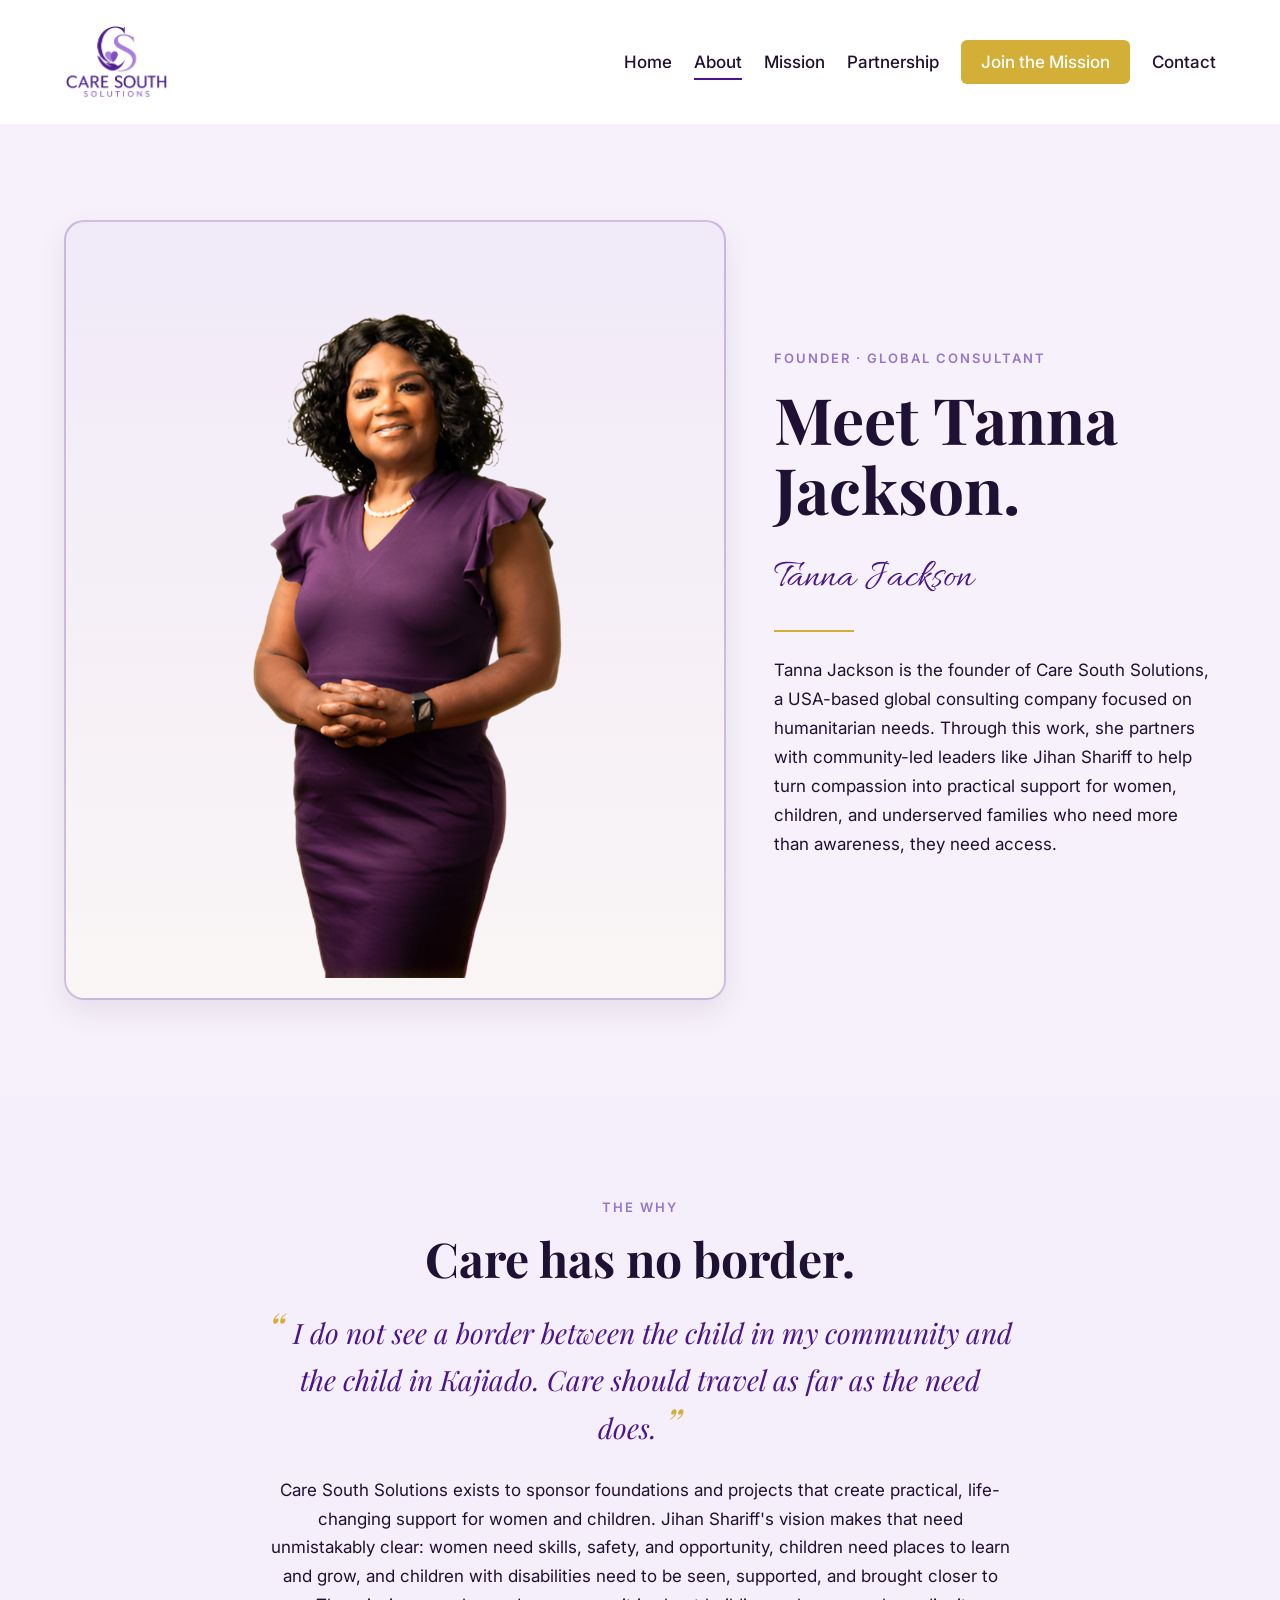
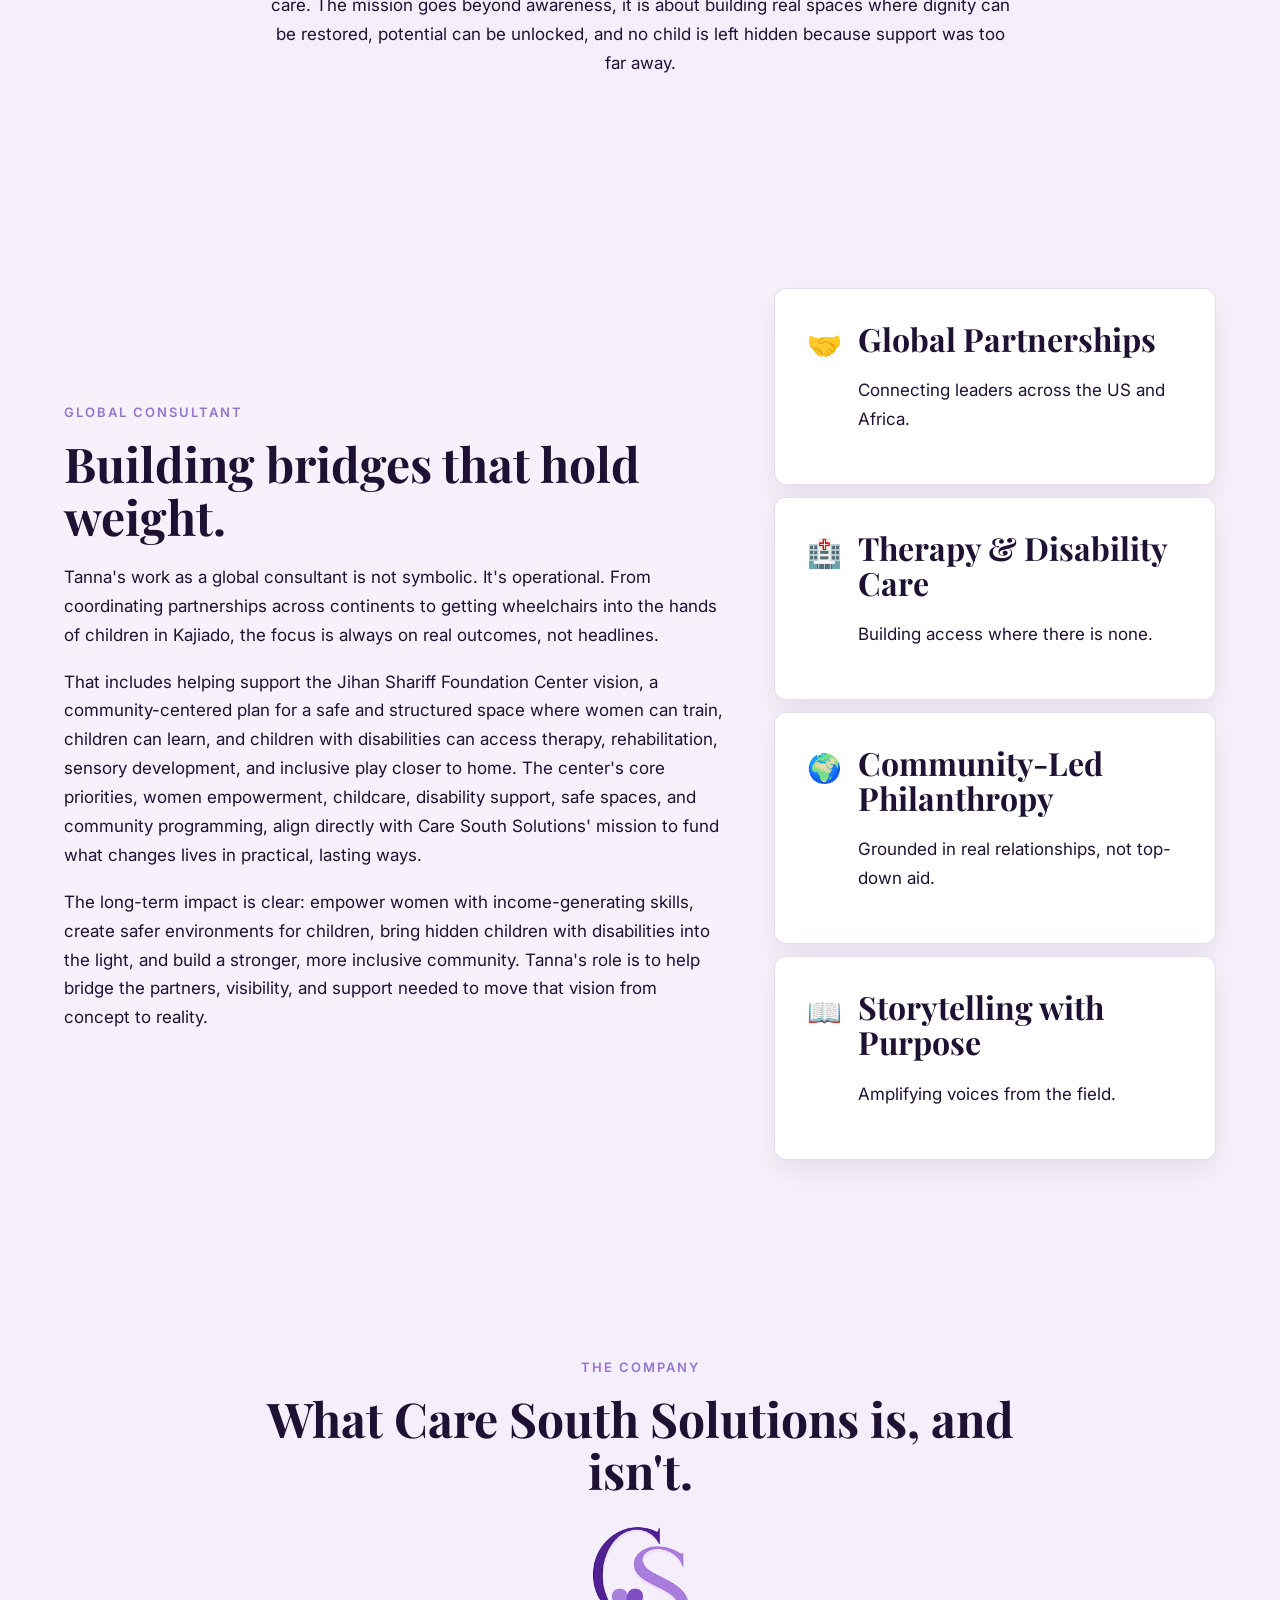
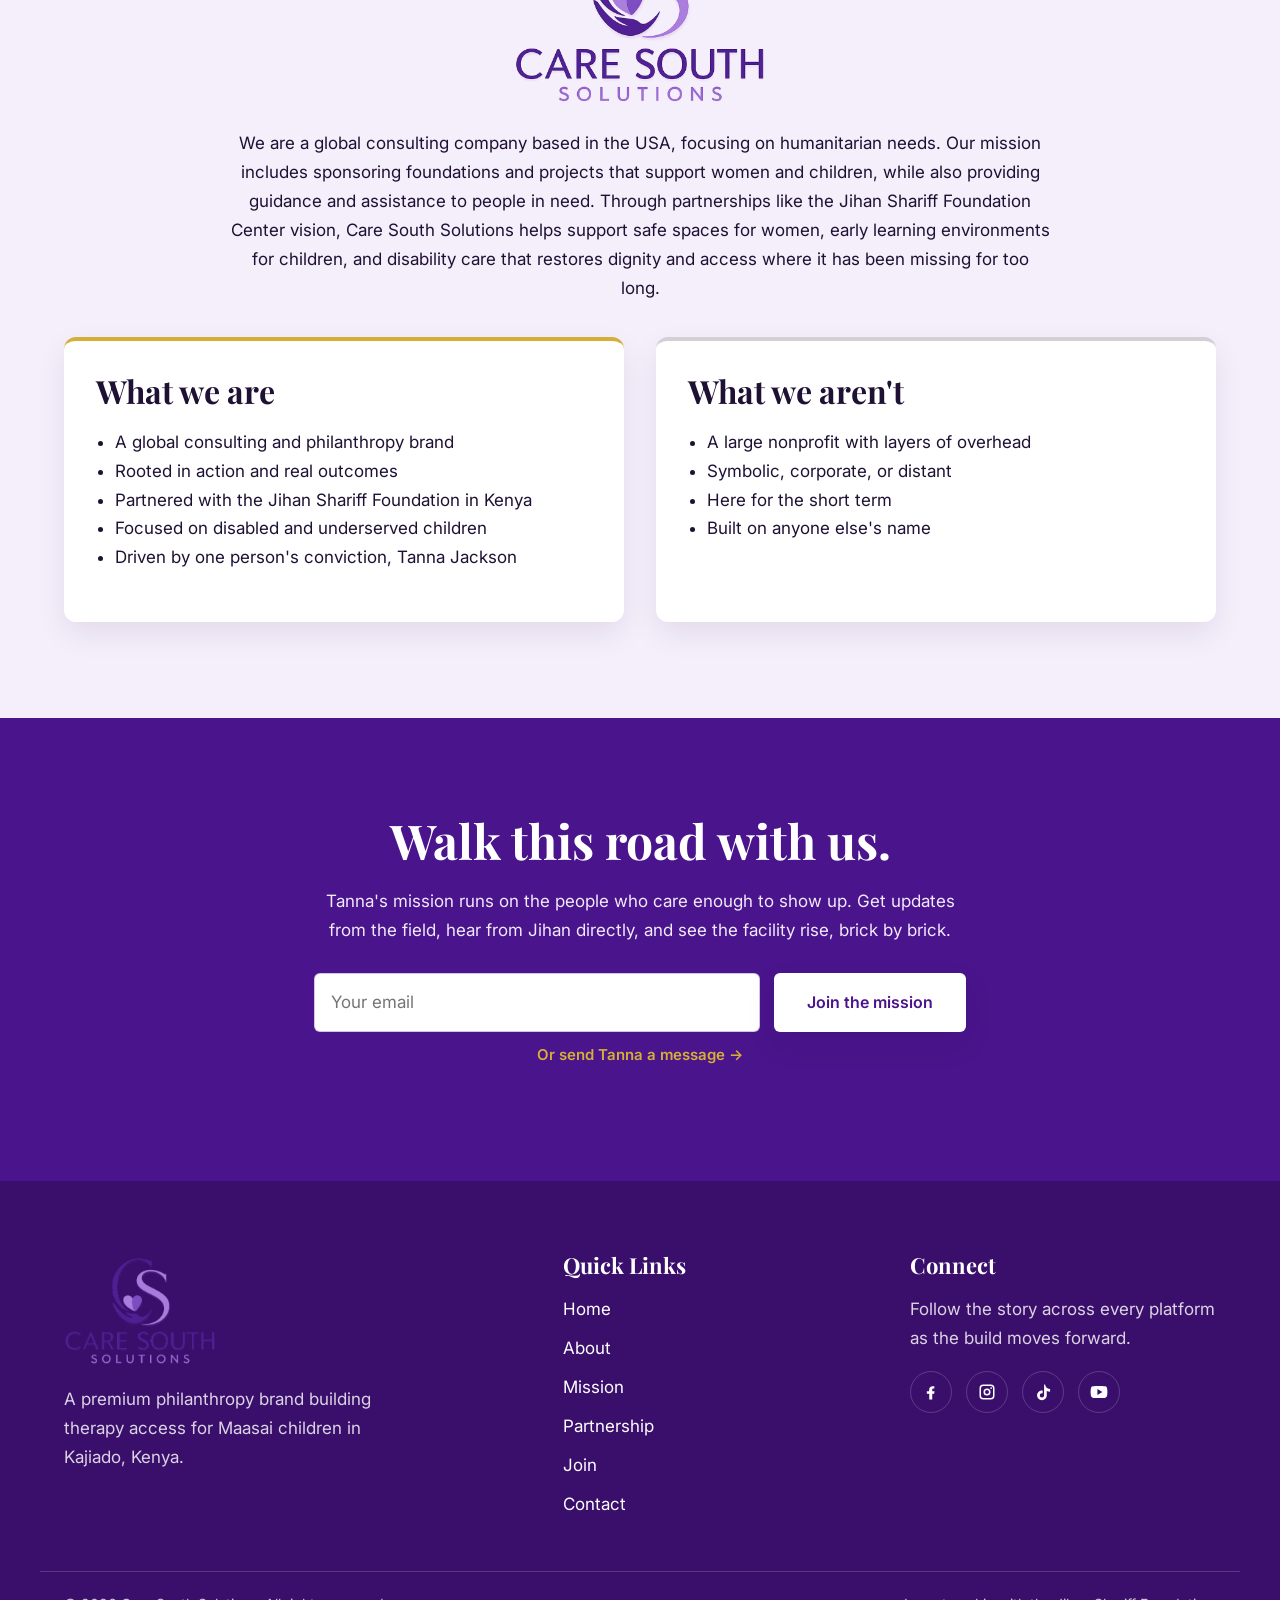
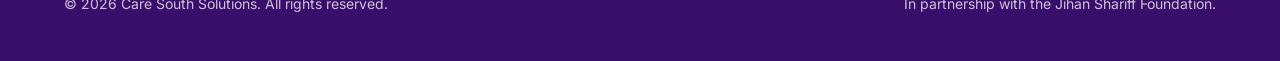
<file: about.html>
<!DOCTYPE html>
<html lang="en">
<head>
  <meta charset="UTF-8">
  <meta name="viewport" content="width=device-width, initial-scale=1.0">
  <title>About | Care South Solutions</title>
  <meta name="description" content="Meet Tanna Jackson, founder of Care South Solutions, and learn why her global consulting work is rooted in care that crosses borders.">
  <meta name="author" content="Tanna Jackson · Care South Solutions">
  <meta property="og:title" content="About | Care South Solutions">
  <meta property="og:description" content="Meet Tanna Jackson, founder of Care South Solutions, and learn why her global consulting work is rooted in care that crosses borders.">
  <meta property="og:image" content="/assets/og-image.jpg">
  <meta property="og:url" content="https://[FILL IN: full page URL]/about.html">
  <meta property="og:type" content="website">
  <meta name="twitter:card" content="summary_large_image">
  <meta name="twitter:title" content="About | Care South Solutions">
  <meta name="twitter:description" content="Meet Tanna Jackson, founder of Care South Solutions, and learn why her global consulting work is rooted in care that crosses borders.">
  <meta name="twitter:image" content="/assets/og-image.jpg">
  <link rel="canonical" href="https://[FILL IN: full page URL]/about.html">
  <link rel="icon" href="/assets/favicon.ico" sizes="any">
  <link rel="apple-touch-icon" href="/assets/apple-touch-icon.png">
  <link rel="manifest" href="/manifest.json">
  <link rel="preconnect" href="https://fonts.googleapis.com">
  <link rel="preconnect" href="https://fonts.gstatic.com" crossorigin>
  <link rel="preload" as="style" href="https://fonts.googleapis.com/css2?family=Playfair+Display:wght@700&family=Inter:wght@400&display=swap">
  <link rel="stylesheet" href="https://fonts.googleapis.com/css2?family=Playfair+Display:wght@400;700;900&family=Inter:wght@400;500;600&family=Allura&display=swap">
  <link rel="stylesheet" href="css/styles.css">
</head>
<body>
<a class="skip-link" href="#main-content">Skip to main content</a>
<header class="site-header">
  <div class="container navbar">
    <a class="navbar-brand" href="index.html" aria-label="Care South Solutions home">
      <img src="assets/logo-brand-clean.png" alt="Care South Solutions logo" width="310" height="140">
    </a>
    <button class="menu-toggle" type="button" aria-expanded="false" aria-controls="site-menu" aria-label="Open menu">
      <span></span><span></span><span></span>
    </button>
    <nav class="site-nav" aria-label="Main navigation">
      <ul class="nav-links" id="site-menu">
        <li><a href="index.html">Home</a></li>
        <li><a href="about.html">About</a></li>
        <li><a href="mission.html">Mission</a></li>
        <li><a href="partnership.html">Partnership</a></li>
        <li><a class="nav-cta" href="join.html">Join the Mission</a></li>
        <li><a href="contact.html">Contact</a></li>
      </ul>
    </nav>
    <div class="mobile-overlay" aria-hidden="true"></div>
  </div>
</header>
<main id="main-content">
  <section class="section section-cream page-hero fade-in" aria-labelledby="about-hero-title">
    <div class="container split-layout">
      <div>
        <div class="image-frame tall about-portrait-frame">
          <img class="about-portrait" src="assets/tanna-jackson.png" alt="Portrait of Tanna Jackson in a purple dress" width="1024" height="1536">
        </div>
      </div>
      <div>
        <p class="eyebrow">Founder · Global Consultant</p>
        <h1 id="about-hero-title">Meet Tanna Jackson.</h1>
        <p class="signature" style="font-size: 40px;">Tanna Jackson</p>
        <div class="gold-rule"></div>
        <p>Tanna Jackson is the founder of Care South Solutions, a USA-based global consulting company focused on humanitarian needs. Through this work, she partners with community-led leaders like Jihan Shariff to help turn compassion into practical support for women, children, and underserved families who need more than awareness, they need access.</p>
      </div>
    </div>
  </section>

  <section class="section fade-in" aria-labelledby="why-title">
    <div class="container text-center max-800 mx-auto">
      <p class="eyebrow">The Why</p>
      <h2 id="why-title">Care has no border.</h2>
      <p class="quote">I do not see a border between the child in my community and the child in Kajiado. Care should travel as far as the need does.</p>
      <p>Care South Solutions exists to sponsor foundations and projects that create practical, life-changing support for women and children. Jihan Shariff's vision makes that need unmistakably clear: women need skills, safety, and opportunity, children need places to learn and grow, and children with disabilities need to be seen, supported, and brought closer to care. The mission goes beyond awareness, it is about building real spaces where dignity can be restored, potential can be unlocked, and no child is left hidden because support was too far away.</p>
    </div>
  </section>

  <section class="section section-cream fade-in" aria-labelledby="consultant-title">
    <div class="container split-layout">
      <div>
        <p class="eyebrow">Global Consultant</p>
        <h2 id="consultant-title">Building bridges that hold weight.</h2>
        <p>Tanna's work as a global consultant is not symbolic. It's operational. From coordinating partnerships across continents to getting wheelchairs into the hands of children in Kajiado, the focus is always on real outcomes, not headlines.</p>
        <p>That includes helping support the Jihan Shariff Foundation Center vision, a community-centered plan for a safe and structured space where women can train, children can learn, and children with disabilities can access therapy, rehabilitation, sensory development, and inclusive play closer to home. The center's core priorities, women empowerment, childcare, disability support, safe spaces, and community programming, align directly with Care South Solutions' mission to fund what changes lives in practical, lasting ways.</p>
        <p>The long-term impact is clear: empower women with income-generating skills, create safer environments for children, bring hidden children with disabilities into the light, and build a stronger, more inclusive community. Tanna's role is to help bridge the partners, visibility, and support needed to move that vision from concept to reality.</p>
      </div>
      <div class="centered-stack">
        <article class="card focus-card"><div class="focus-emoji">🤝</div><div><h3>Global Partnerships</h3><p>Connecting leaders across the US and Africa.</p></div></article>
        <article class="card focus-card"><div class="focus-emoji">🏥</div><div><h3>Therapy &amp; Disability Care</h3><p>Building access where there is none.</p></div></article>
        <article class="card focus-card"><div class="focus-emoji">🌍</div><div><h3>Community-Led Philanthropy</h3><p>Grounded in real relationships, not top-down aid.</p></div></article>
        <article class="card focus-card"><div class="focus-emoji">📖</div><div><h3>Storytelling with Purpose</h3><p>Amplifying voices from the field.</p></div></article>
      </div>
    </div>
  </section>

  <section class="section fade-in" aria-labelledby="company-title">
    <div class="container max-900 mx-auto text-center">
      <p class="eyebrow">The Company</p>
      <h2 id="company-title">What Care South Solutions is, and isn't.</h2>
      <img class="company-logo-mark" src="assets/logo.png" alt="Care South Solutions brand logo" width="260" height="260" loading="lazy">
      <p class="company-summary">We are a global consulting company based in the USA, focusing on humanitarian needs. Our mission includes sponsoring foundations and projects that support women and children, while also providing guidance and assistance to people in need. Through partnerships like the Jihan Shariff Foundation Center vision, Care South Solutions helps support safe spaces for women, early learning environments for children, and disability care that restores dignity and access where it has been missing for too long.</p>
    </div>
    <div class="container compare-grid" style="margin-top: 34px;">
      <article class="compare-card positive">
        <h3>What we are</h3>
        <ul>
          <li>A global consulting and philanthropy brand</li>
          <li>Rooted in action and real outcomes</li>
          <li>Partnered with the Jihan Shariff Foundation in Kenya</li>
          <li>Focused on disabled and underserved children</li>
          <li>Driven by one person's conviction, Tanna Jackson</li>
        </ul>
      </article>
      <article class="compare-card muted">
        <h3>What we aren't</h3>
        <ul>
          <li>A large nonprofit with layers of overhead</li>
          <li>Symbolic, corporate, or distant</li>
          <li>Here for the short term</li>
          <li>Built on anyone else's name</li>
        </ul>
      </article>
    </div>
  </section>

  <section class="section section-purple fade-in" aria-labelledby="about-cta-title">
    <div class="container text-center max-700 mx-auto">
      <h2 id="about-cta-title">Walk this road with us.</h2>
      <p class="text-lavender">Tanna's mission runs on the people who care enough to show up. Get updates from the field, hear from Jihan directly, and see the facility rise, brick by brick.</p>
      <form class="inline-form" data-formspree="true" method="POST" style="justify-content: center;">
        <div class="form-group sr-only"><label for="about-email">Email address</label></div>
        <input class="input" id="about-email" name="email" type="email" placeholder="Your email" required>
        <button class="btn-white" type="submit" data-default-label="Join the mission">Join the mission</button>
      </form>
      <div data-form-status></div>
      <p class="small"><a class="text-link" href="contact.html" style="color: var(--color-gold);">Or send Tanna a message →</a></p>
    </div>
  </section>
</main>
<footer class="site-footer">
  <div class="container footer-grid">
    <div>
      <img class="footer-logo" src="assets/logo-new-cropped.png" alt="Care South Solutions logo in white" width="260" height="112" loading="lazy">
      <p class="footer-tagline">A premium philanthropy brand building therapy access for Maasai children in Kajiado, Kenya.</p>
    </div>
    <div>
      <h3 class="footer-heading">Quick Links</h3>
      <ul class="footer-links">
        <li><a href="index.html">Home</a></li>
        <li><a href="about.html">About</a></li>
        <li><a href="mission.html">Mission</a></li>
        <li><a href="partnership.html">Partnership</a></li>
        <li><a href="join.html">Join</a></li>
        <li><a href="contact.html">Contact</a></li>
      </ul>
    </div>
    <div>
      <h3 class="footer-heading">Connect</h3>
      <p class="footer-copy">Follow the story across every platform as the build moves forward.</p>
      <div class="social-links">
        <a href="[FILL IN: Facebook URL]" aria-label="Facebook"><svg viewBox="0 0 24 24" aria-hidden="true"><path d="M13.5 21v-7h2.3l.4-3h-2.7V9.2c0-.9.3-1.5 1.6-1.5H16V5.1c-.2 0-.9-.1-1.8-.1-2.9 0-4.5 1.7-4.5 4.8V11H7v3h2.9v7h3.6Z" fill="currentColor"/></svg></a>
        <a href="[FILL IN: Instagram URL]" aria-label="Instagram"><svg viewBox="0 0 24 24" aria-hidden="true"><path d="M7.5 3h9A4.5 4.5 0 0 1 21 7.5v9a4.5 4.5 0 0 1-4.5 4.5h-9A4.5 4.5 0 0 1 3 16.5v-9A4.5 4.5 0 0 1 7.5 3Zm0 1.8A2.7 2.7 0 0 0 4.8 7.5v9a2.7 2.7 0 0 0 2.7 2.7h9a2.7 2.7 0 0 0 2.7-2.7v-9a2.7 2.7 0 0 0-2.7-2.7h-9Zm9.45 1.35a1.05 1.05 0 1 1 0 2.1 1.05 1.05 0 0 1 0-2.1ZM12 7.8A4.2 4.2 0 1 1 7.8 12 4.2 4.2 0 0 1 12 7.8Zm0 1.8A2.4 2.4 0 1 0 14.4 12 2.4 2.4 0 0 0 12 9.6Z" fill="currentColor"/></svg></a>
        <a href="[FILL IN: TikTok URL]" aria-label="TikTok"><svg viewBox="0 0 24 24" aria-hidden="true"><path d="M14.5 3c.2 1.8 1.2 3.4 2.8 4.4 1 .6 2.1 1 3.2 1v3.2c-1.4 0-2.8-.3-4-.9v5.3c0 3.2-2.6 5.8-5.8 5.8S4.9 19.2 4.9 16s2.6-5.8 5.8-5.8c.3 0 .6 0 .9.1v3.3a2.7 2.7 0 0 0-.9-.2A2.6 2.6 0 1 0 13.3 16V3h1.2Z" fill="currentColor"/></svg></a>
        <a href="[FILL IN: YouTube URL]" aria-label="YouTube"><svg viewBox="0 0 24 24" aria-hidden="true"><path d="M21.6 7.2a2.9 2.9 0 0 0-2-2c-1.8-.5-7.6-.5-7.6-.5s-5.8 0-7.6.5a2.9 2.9 0 0 0-2 2A30 30 0 0 0 1.9 12a30 30 0 0 0 .5 4.8 2.9 2.9 0 0 0 2 2c1.8.5 7.6.5 7.6.5s5.8 0 7.6-.5a2.9 2.9 0 0 0 2-2A30 30 0 0 0 22.1 12a30 30 0 0 0-.5-4.8ZM10.1 15.5V8.5l6 3.5-6 3.5Z" fill="currentColor"/></svg></a>
      </div>
    </div>
  </div>
  <div class="container footer-meta">
    <p>© 2026 Care South Solutions. All rights reserved.</p>
    <p>In partnership with the Jihan Shariff Foundation.</p>
  </div>
</footer>
<script src="js/main.js"></script>
</body>
</html>
</file>
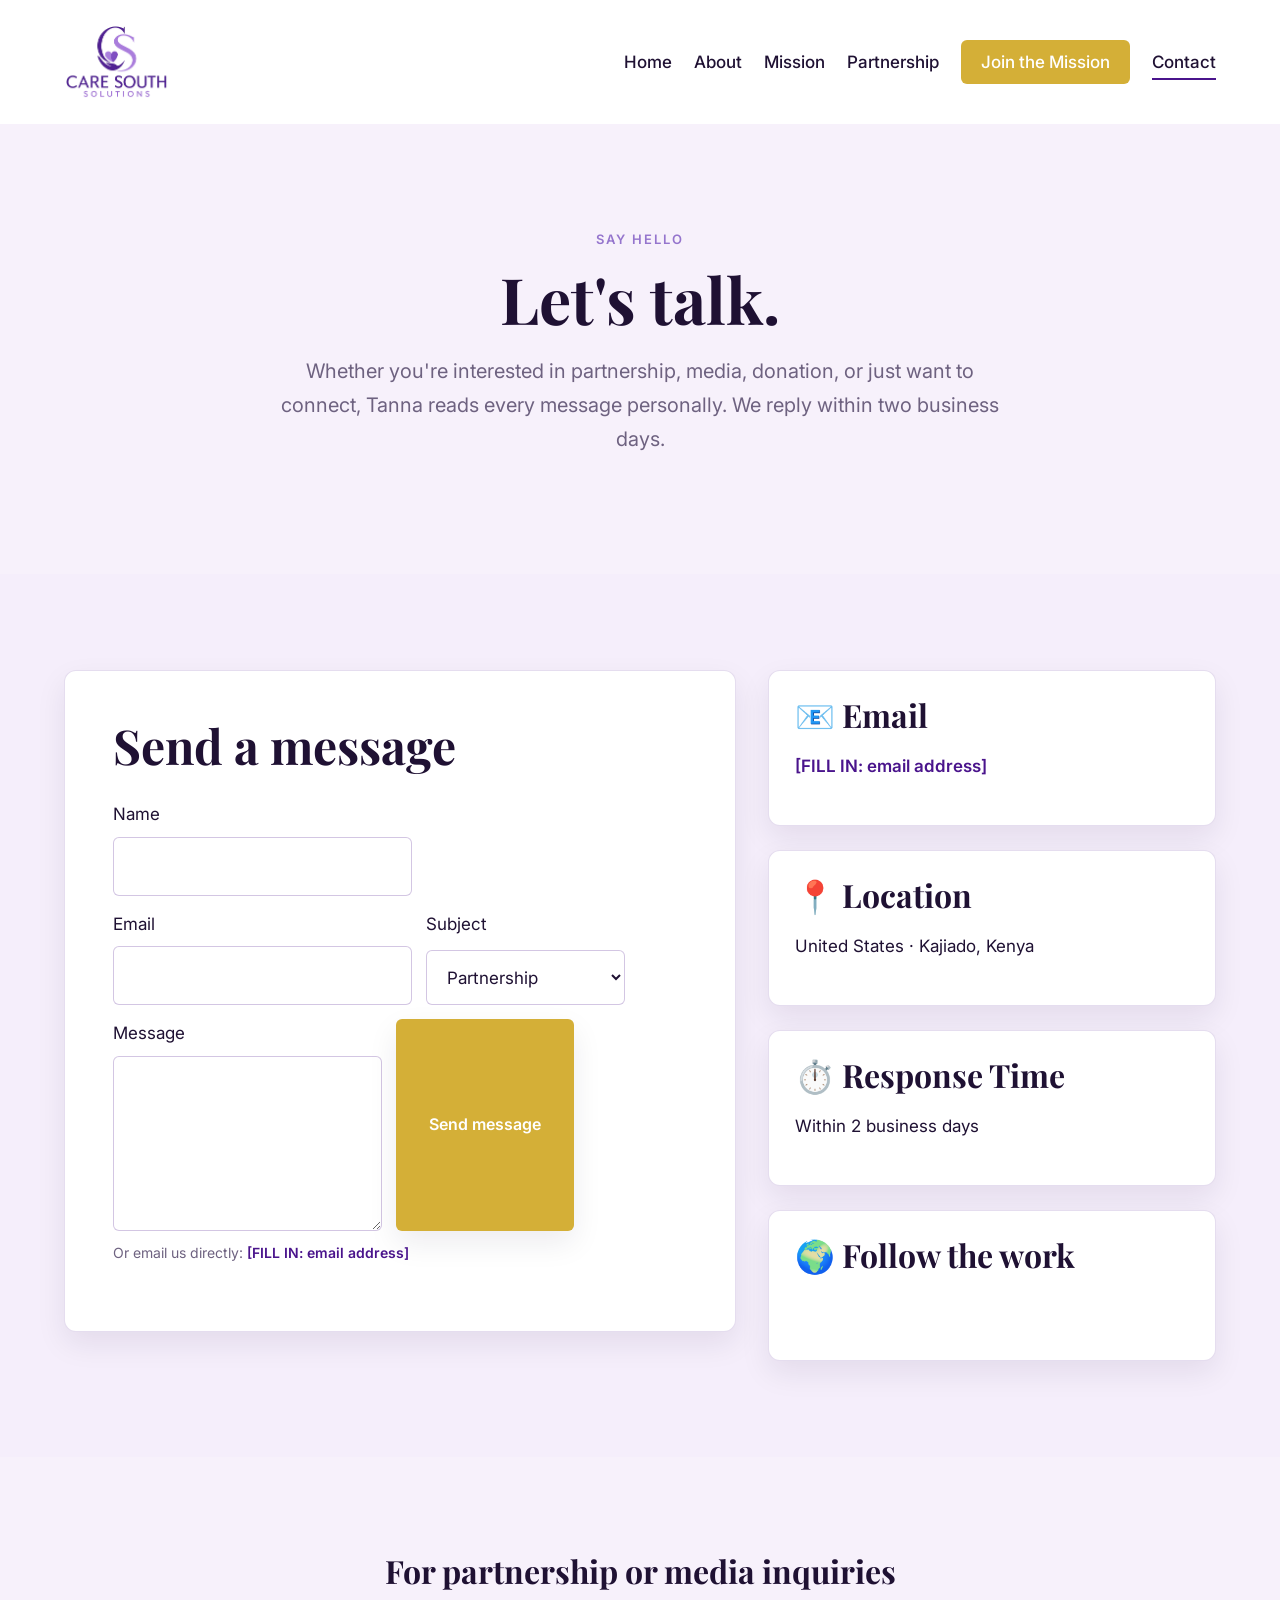
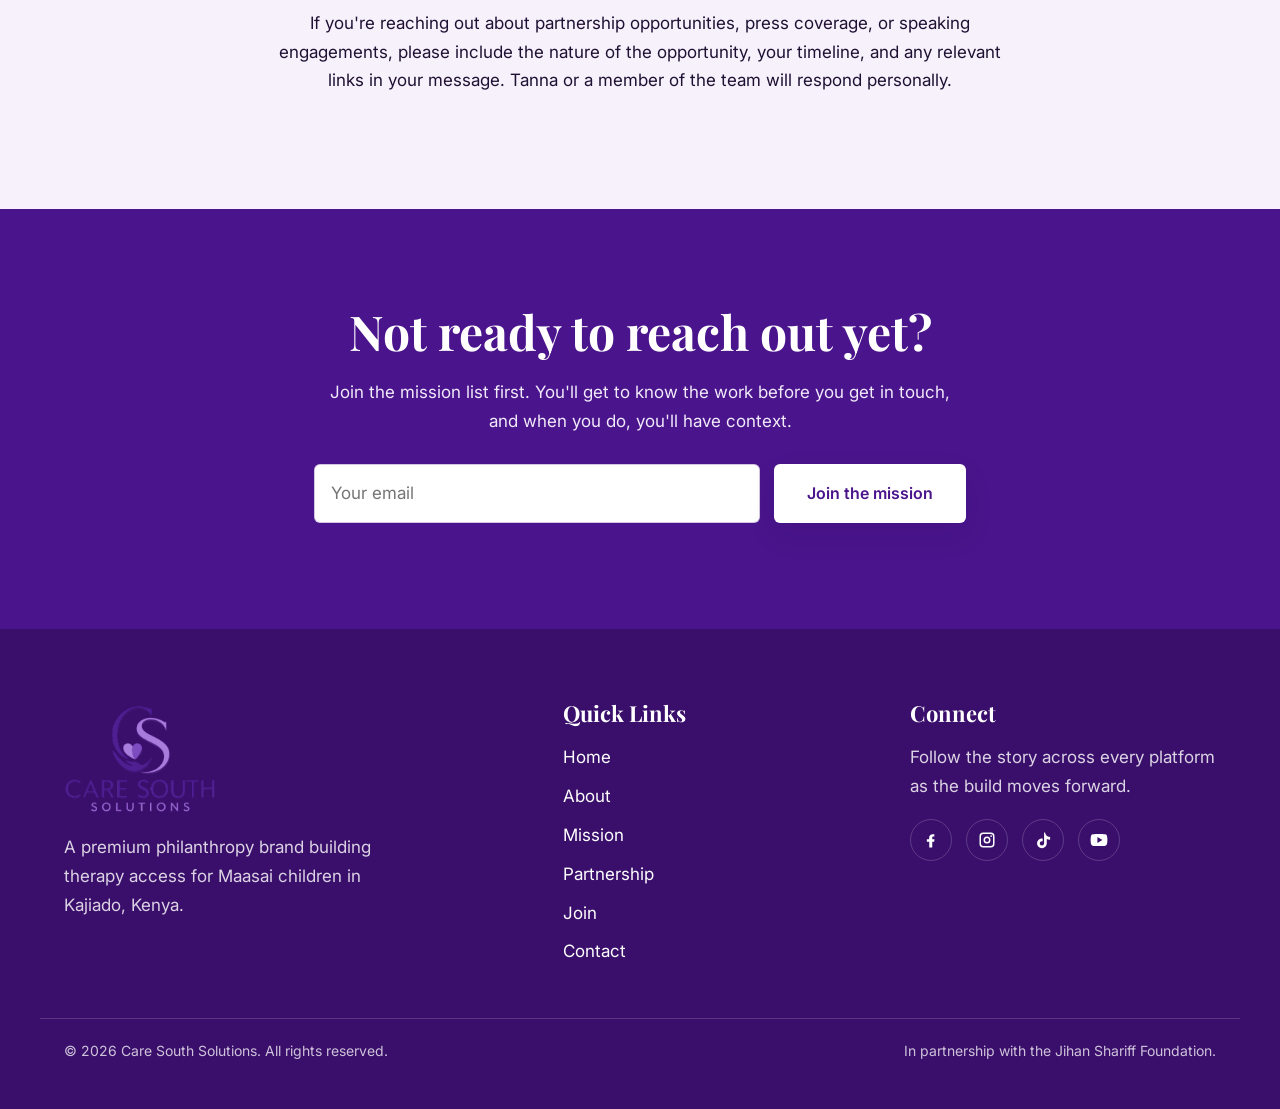
<file: contact.html>
<!DOCTYPE html>
<html lang="en">
<head>
  <meta charset="UTF-8">
  <meta name="viewport" content="width=device-width, initial-scale=1.0">
  <title>Contact | Care South Solutions</title>
  <meta name="description" content="Contact Care South Solutions for partnership, media, donation, or general inquiries, and hear back from Tanna Jackson personally.">
  <meta name="author" content="Tanna Jackson · Care South Solutions">
  <meta property="og:title" content="Contact | Care South Solutions">
  <meta property="og:description" content="Contact Care South Solutions for partnership, media, donation, or general inquiries, and hear back from Tanna Jackson personally.">
  <meta property="og:image" content="/assets/og-image.jpg">
  <meta property="og:url" content="https://[FILL IN: full page URL]/contact.html">
  <meta property="og:type" content="website">
  <meta name="twitter:card" content="summary_large_image">
  <meta name="twitter:title" content="Contact | Care South Solutions">
  <meta name="twitter:description" content="Contact Care South Solutions for partnership, media, donation, or general inquiries, and hear back from Tanna Jackson personally.">
  <meta name="twitter:image" content="/assets/og-image.jpg">
  <link rel="canonical" href="https://[FILL IN: full page URL]/contact.html">
  <link rel="icon" href="/assets/favicon.ico" sizes="any">
  <link rel="apple-touch-icon" href="/assets/apple-touch-icon.png">
  <link rel="manifest" href="/manifest.json">
  <link rel="preconnect" href="https://fonts.googleapis.com">
  <link rel="preconnect" href="https://fonts.gstatic.com" crossorigin>
  <link rel="preload" as="style" href="https://fonts.googleapis.com/css2?family=Playfair+Display:wght@700&family=Inter:wght@400&display=swap">
  <link rel="stylesheet" href="https://fonts.googleapis.com/css2?family=Playfair+Display:wght@400;700;900&family=Inter:wght@400;500;600&family=Allura&display=swap">
  <link rel="stylesheet" href="css/styles.css">
</head>
<body>
<a class="skip-link" href="#main-content">Skip to main content</a>
<header class="site-header">
  <div class="container navbar">
    <a class="navbar-brand" href="index.html" aria-label="Care South Solutions home">
      <img src="assets/logo-brand-clean.png" alt="Care South Solutions logo" width="310" height="140">
    </a>
    <button class="menu-toggle" type="button" aria-expanded="false" aria-controls="site-menu" aria-label="Open menu">
      <span></span><span></span><span></span>
    </button>
    <nav class="site-nav" aria-label="Main navigation">
      <ul class="nav-links" id="site-menu">
        <li><a href="index.html">Home</a></li>
        <li><a href="about.html">About</a></li>
        <li><a href="mission.html">Mission</a></li>
        <li><a href="partnership.html">Partnership</a></li>
        <li><a class="nav-cta" href="join.html">Join the Mission</a></li>
        <li><a href="contact.html">Contact</a></li>
      </ul>
    </nav>
    <div class="mobile-overlay" aria-hidden="true"></div>
  </div>
</header>
<main id="main-content">
  <section class="section section-cream page-hero short fade-in" aria-labelledby="contact-hero-title">
    <div class="container text-center max-800 mx-auto">
      <p class="eyebrow">Say Hello</p>
      <h1 id="contact-hero-title">Let's talk.</h1>
      <p class="lead">Whether you're interested in partnership, media, donation, or just want to connect, Tanna reads every message personally. We reply within two business days.</p>
    </div>
  </section>

  <section class="section fade-in" aria-labelledby="contact-grid-title">
    <div class="container grid-2" style="grid-template-columns: 1.5fr 1fr; align-items: start;">
      <div class="card contact-card">
        <h2 id="contact-grid-title">Send a message</h2>
        <form class="stacked-form" data-formspree="true" method="POST">
          <div class="form-group">
            <label for="contact-name">Name</label>
            <input class="input" id="contact-name" name="name" type="text" required>
          </div>
          <div class="form-group">
            <label for="contact-email">Email</label>
            <input class="input" id="contact-email" name="email" type="email" required>
          </div>
          <div class="form-group">
            <label for="contact-subject">Subject</label>
            <select class="select" id="contact-subject" name="subject">
              <option>Partnership</option>
              <option>Media / Press</option>
              <option>Donation question</option>
              <option>Other</option>
            </select>
          </div>
          <div class="form-group">
            <label for="contact-message">Message</label>
            <textarea class="textarea" id="contact-message" name="message" rows="5"></textarea>
          </div>
          <button class="btn-primary" type="submit" data-default-label="Send message">Send message</button>
        </form>
        <div data-form-status></div>
        <p class="micro-copy">Or email us directly: <a class="text-link" href="mailto:[FILL IN: email address]">[FILL IN: email address]</a></p>
      </div>
      <div class="info-stack">
        <article class="card info-item"><h3>📧 Email</h3><p><a class="text-link" href="mailto:[FILL IN: email address]">[FILL IN: email address]</a></p></article>
        <article class="card info-item"><h3>📍 Location</h3><p>United States · Kajiado, Kenya</p></article>
        <article class="card info-item"><h3>⏱️ Response Time</h3><p>Within 2 business days</p></article>
        <article class="card info-item"><h3>🌍 Follow the work</h3><div class="social-links"><a href="[FILL IN: Facebook URL]" aria-label="Facebook"><svg viewBox="0 0 24 24" aria-hidden="true"><path d="M13.5 21v-7h2.3l.4-3h-2.7V9.2c0-.9.3-1.5 1.6-1.5H16V5.1c-.2 0-.9-.1-1.8-.1-2.9 0-4.5 1.7-4.5 4.8V11H7v3h2.9v7h3.6Z" fill="currentColor"/></svg></a><a href="[FILL IN: Instagram URL]" aria-label="Instagram"><svg viewBox="0 0 24 24" aria-hidden="true"><path d="M7.5 3h9A4.5 4.5 0 0 1 21 7.5v9a4.5 4.5 0 0 1-4.5 4.5h-9A4.5 4.5 0 0 1 3 16.5v-9A4.5 4.5 0 0 1 7.5 3Zm0 1.8A2.7 2.7 0 0 0 4.8 7.5v9a2.7 2.7 0 0 0 2.7 2.7h9a2.7 2.7 0 0 0 2.7-2.7v-9a2.7 2.7 0 0 0-2.7-2.7h-9Zm9.45 1.35a1.05 1.05 0 1 1 0 2.1 1.05 1.05 0 0 1 0-2.1ZM12 7.8A4.2 4.2 0 1 1 7.8 12 4.2 4.2 0 0 1 12 7.8Zm0 1.8A2.4 2.4 0 1 0 14.4 12 2.4 2.4 0 0 0 12 9.6Z" fill="currentColor"/></svg></a><a href="[FILL IN: TikTok URL]" aria-label="TikTok"><svg viewBox="0 0 24 24" aria-hidden="true"><path d="M14.5 3c.2 1.8 1.2 3.4 2.8 4.4 1 .6 2.1 1 3.2 1v3.2c-1.4 0-2.8-.3-4-.9v5.3c0 3.2-2.6 5.8-5.8 5.8S4.9 19.2 4.9 16s2.6-5.8 5.8-5.8c.3 0 .6 0 .9.1v3.3a2.7 2.7 0 0 0-.9-.2A2.6 2.6 0 1 0 13.3 16V3h1.2Z" fill="currentColor"/></svg></a><a href="[FILL IN: YouTube URL]" aria-label="YouTube"><svg viewBox="0 0 24 24" aria-hidden="true"><path d="M21.6 7.2a2.9 2.9 0 0 0-2-2c-1.8-.5-7.6-.5-7.6-.5s-5.8 0-7.6.5a2.9 2.9 0 0 0-2 2A30 30 0 0 0 1.9 12a30 30 0 0 0 .5 4.8 2.9 2.9 0 0 0 2 2c1.8.5 7.6.5 7.6.5s5.8 0 7.6-.5a2.9 2.9 0 0 0 2-2A30 30 0 0 0 22.1 12a30 30 0 0 0-.5-4.8ZM10.1 15.5V8.5l6 3.5-6 3.5Z" fill="currentColor"/></svg></a></div></article>
      </div>
    </div>
  </section>

  <section class="section section-cream fade-in" aria-labelledby="media-note-title">
    <div class="container text-center max-800 mx-auto">
      <h3 id="media-note-title">For partnership or media inquiries</h3>
      <p>If you're reaching out about partnership opportunities, press coverage, or speaking engagements, please include the nature of the opportunity, your timeline, and any relevant links in your message. Tanna or a member of the team will respond personally.</p>
    </div>
  </section>

  <section class="section section-purple fade-in" aria-labelledby="contact-cta-title">
    <div class="container text-center max-700 mx-auto">
      <h2 id="contact-cta-title">Not ready to reach out yet?</h2>
      <p class="text-lavender">Join the mission list first. You'll get to know the work before you get in touch, and when you do, you'll have context.</p>
      <form class="inline-form" data-formspree="true" method="POST" style="justify-content: center;">
        <div class="form-group sr-only"><label for="contact-cta-email">Email address</label></div>
        <input class="input" id="contact-cta-email" name="email" type="email" placeholder="Your email" required>
        <button class="btn-white" type="submit" data-default-label="Join the mission">Join the mission</button>
      </form>
      <div data-form-status></div>
    </div>
  </section>
</main>
<footer class="site-footer">
  <div class="container footer-grid">
    <div>
      <img class="footer-logo" src="assets/logo-new-cropped.png" alt="Care South Solutions logo in white" width="260" height="112" loading="lazy">
      <p class="footer-tagline">A premium philanthropy brand building therapy access for Maasai children in Kajiado, Kenya.</p>
    </div>
    <div>
      <h3 class="footer-heading">Quick Links</h3>
      <ul class="footer-links">
        <li><a href="index.html">Home</a></li>
        <li><a href="about.html">About</a></li>
        <li><a href="mission.html">Mission</a></li>
        <li><a href="partnership.html">Partnership</a></li>
        <li><a href="join.html">Join</a></li>
        <li><a href="contact.html">Contact</a></li>
      </ul>
    </div>
    <div>
      <h3 class="footer-heading">Connect</h3>
      <p class="footer-copy">Follow the story across every platform as the build moves forward.</p>
      <div class="social-links">
        <a href="[FILL IN: Facebook URL]" aria-label="Facebook"><svg viewBox="0 0 24 24" aria-hidden="true"><path d="M13.5 21v-7h2.3l.4-3h-2.7V9.2c0-.9.3-1.5 1.6-1.5H16V5.1c-.2 0-.9-.1-1.8-.1-2.9 0-4.5 1.7-4.5 4.8V11H7v3h2.9v7h3.6Z" fill="currentColor"/></svg></a>
        <a href="[FILL IN: Instagram URL]" aria-label="Instagram"><svg viewBox="0 0 24 24" aria-hidden="true"><path d="M7.5 3h9A4.5 4.5 0 0 1 21 7.5v9a4.5 4.5 0 0 1-4.5 4.5h-9A4.5 4.5 0 0 1 3 16.5v-9A4.5 4.5 0 0 1 7.5 3Zm0 1.8A2.7 2.7 0 0 0 4.8 7.5v9a2.7 2.7 0 0 0 2.7 2.7h9a2.7 2.7 0 0 0 2.7-2.7v-9a2.7 2.7 0 0 0-2.7-2.7h-9Zm9.45 1.35a1.05 1.05 0 1 1 0 2.1 1.05 1.05 0 0 1 0-2.1ZM12 7.8A4.2 4.2 0 1 1 7.8 12 4.2 4.2 0 0 1 12 7.8Zm0 1.8A2.4 2.4 0 1 0 14.4 12 2.4 2.4 0 0 0 12 9.6Z" fill="currentColor"/></svg></a>
        <a href="[FILL IN: TikTok URL]" aria-label="TikTok"><svg viewBox="0 0 24 24" aria-hidden="true"><path d="M14.5 3c.2 1.8 1.2 3.4 2.8 4.4 1 .6 2.1 1 3.2 1v3.2c-1.4 0-2.8-.3-4-.9v5.3c0 3.2-2.6 5.8-5.8 5.8S4.9 19.2 4.9 16s2.6-5.8 5.8-5.8c.3 0 .6 0 .9.1v3.3a2.7 2.7 0 0 0-.9-.2A2.6 2.6 0 1 0 13.3 16V3h1.2Z" fill="currentColor"/></svg></a>
        <a href="[FILL IN: YouTube URL]" aria-label="YouTube"><svg viewBox="0 0 24 24" aria-hidden="true"><path d="M21.6 7.2a2.9 2.9 0 0 0-2-2c-1.8-.5-7.6-.5-7.6-.5s-5.8 0-7.6.5a2.9 2.9 0 0 0-2 2A30 30 0 0 0 1.9 12a30 30 0 0 0 .5 4.8 2.9 2.9 0 0 0 2 2c1.8.5 7.6.5 7.6.5s5.8 0 7.6-.5a2.9 2.9 0 0 0 2-2A30 30 0 0 0 22.1 12a30 30 0 0 0-.5-4.8ZM10.1 15.5V8.5l6 3.5-6 3.5Z" fill="currentColor"/></svg></a>
      </div>
    </div>
  </div>
  <div class="container footer-meta">
    <p>© 2026 Care South Solutions. All rights reserved.</p>
    <p>In partnership with the Jihan Shariff Foundation.</p>
  </div>
</footer>
<script src="js/main.js"></script>
</body>
</html>
</file>
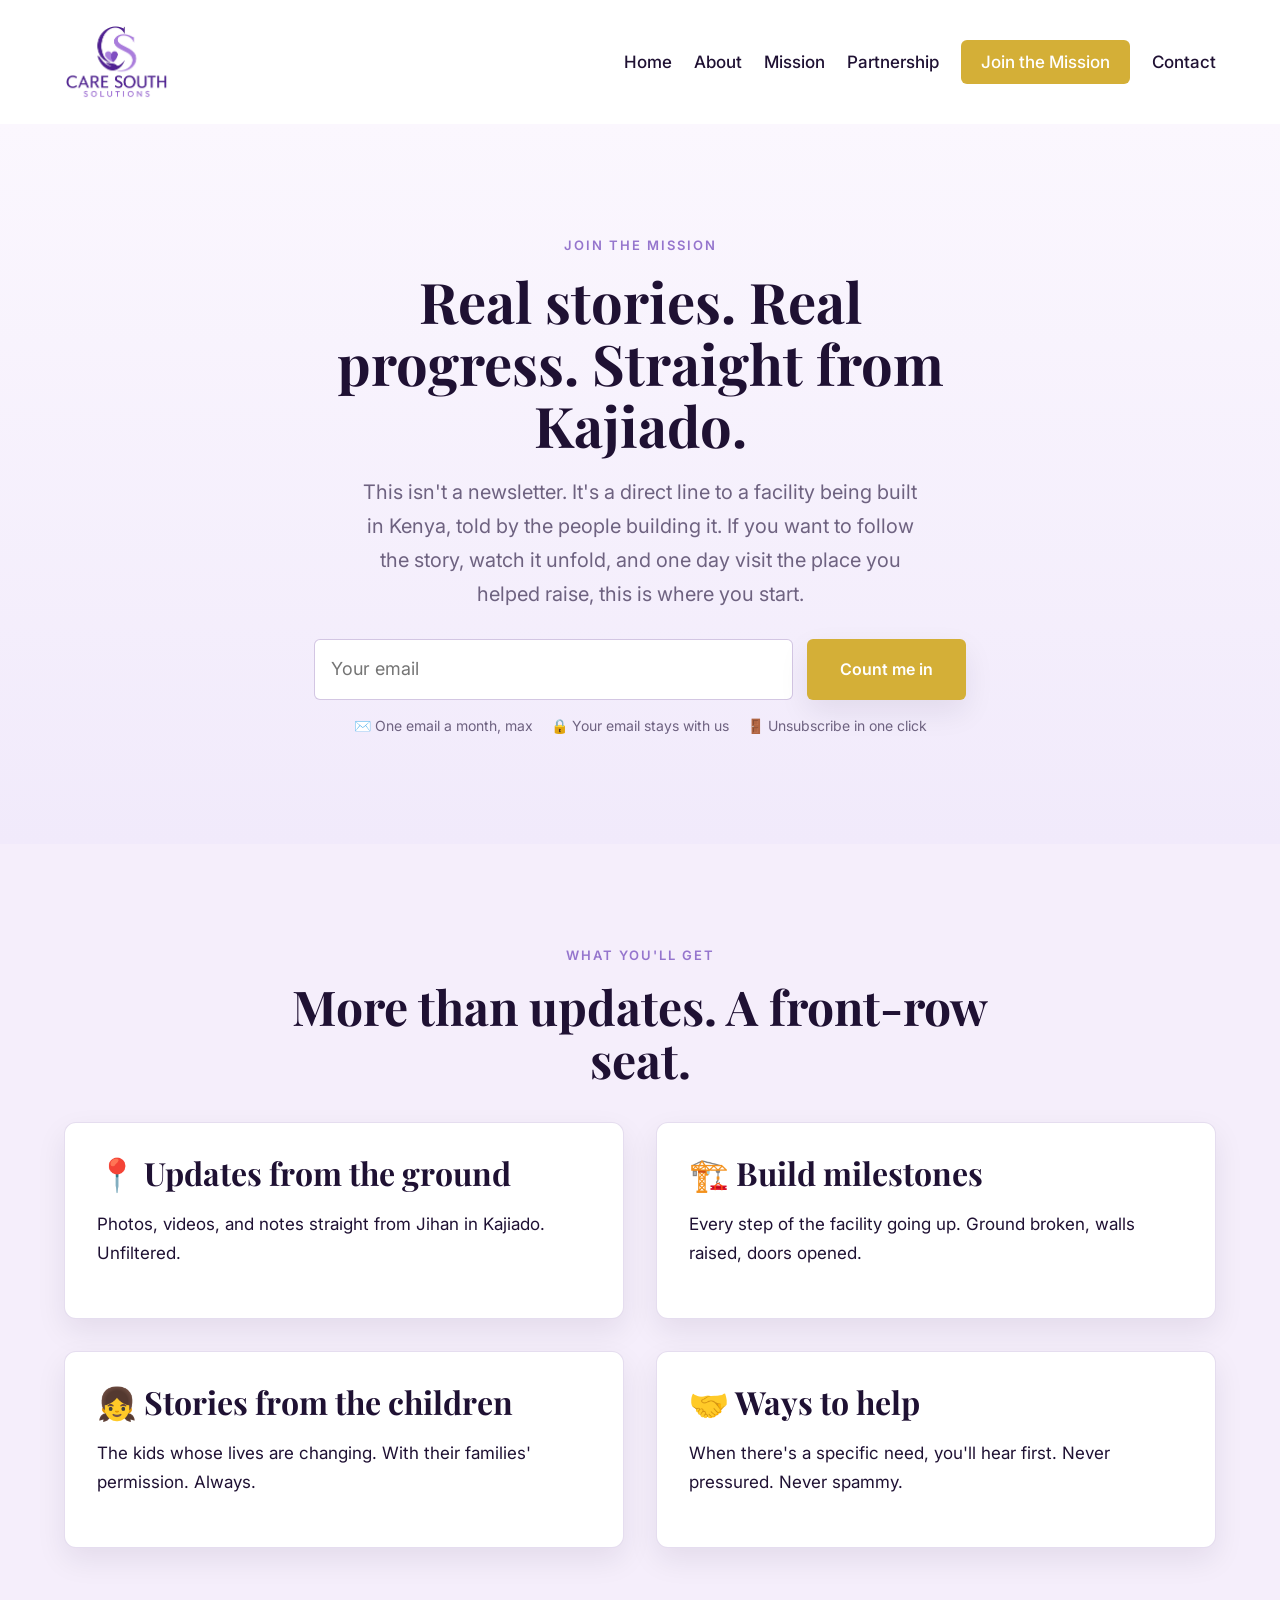
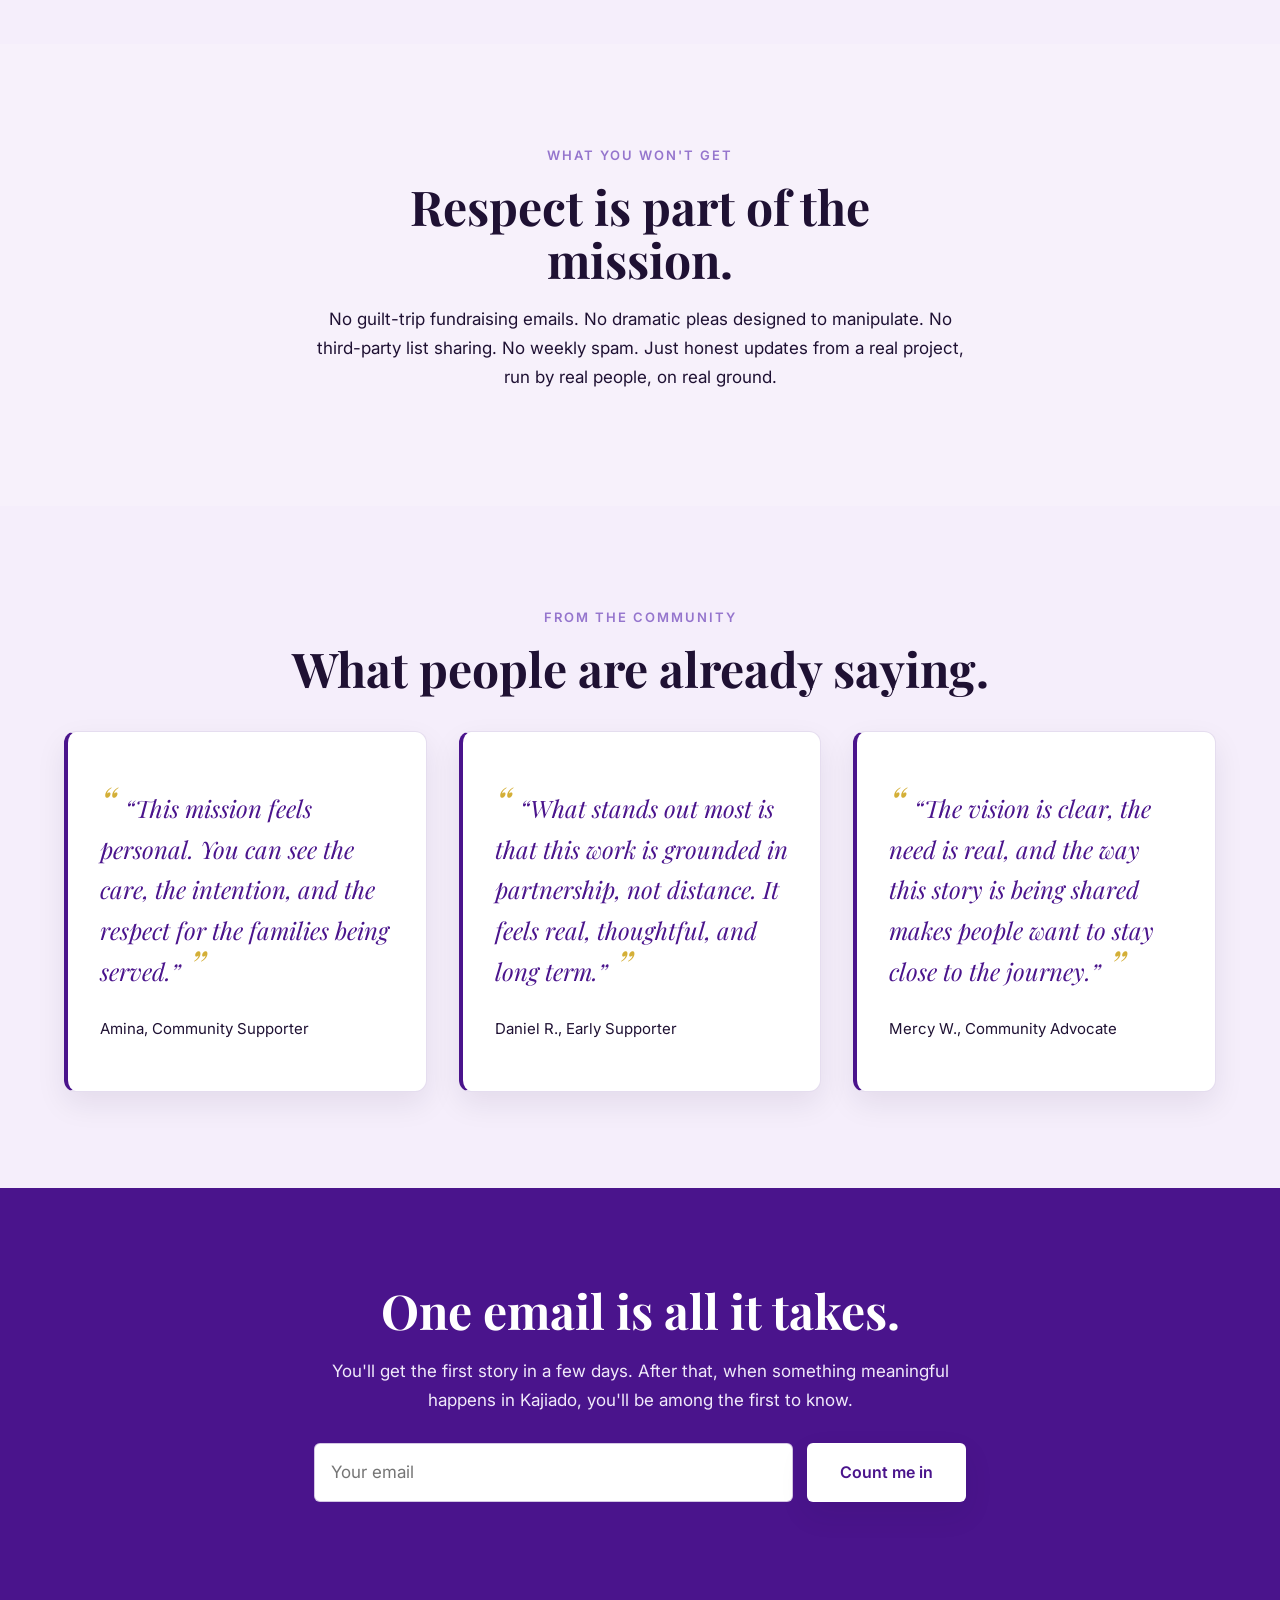
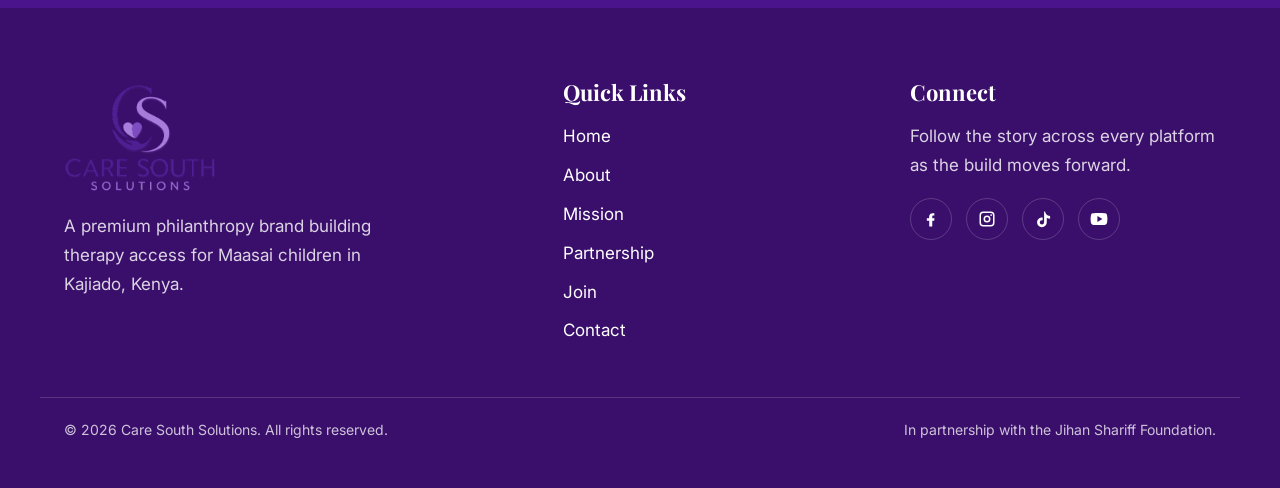
<file: join.html>
<!DOCTYPE html>
<html lang="en">
<head>
  <meta charset="UTF-8">
  <meta name="viewport" content="width=device-width, initial-scale=1.0">
  <title>Join the Mission | Care South Solutions</title>
  <meta name="description" content="Join the Care South Solutions mission list for real stories, build milestones, and updates direct from Kajiado, Kenya.">
  <meta name="author" content="Tanna Jackson · Care South Solutions">
  <meta property="og:title" content="Join the Mission | Care South Solutions">
  <meta property="og:description" content="Join the Care South Solutions mission list for real stories, build milestones, and updates direct from Kajiado, Kenya.">
  <meta property="og:image" content="/assets/og-image.jpg">
  <meta property="og:url" content="https://[FILL IN: full page URL]/join.html">
  <meta property="og:type" content="website">
  <meta name="twitter:card" content="summary_large_image">
  <meta name="twitter:title" content="Join the Mission | Care South Solutions">
  <meta name="twitter:description" content="Join the Care South Solutions mission list for real stories, build milestones, and updates direct from Kajiado, Kenya.">
  <meta name="twitter:image" content="/assets/og-image.jpg">
  <link rel="canonical" href="https://[FILL IN: full page URL]/join.html">
  <link rel="icon" href="/assets/favicon.ico" sizes="any">
  <link rel="apple-touch-icon" href="/assets/apple-touch-icon.png">
  <link rel="manifest" href="/manifest.json">
  <link rel="preconnect" href="https://fonts.googleapis.com">
  <link rel="preconnect" href="https://fonts.gstatic.com" crossorigin>
  <link rel="preload" as="style" href="https://fonts.googleapis.com/css2?family=Playfair+Display:wght@700&family=Inter:wght@400&display=swap">
  <link rel="stylesheet" href="https://fonts.googleapis.com/css2?family=Playfair+Display:wght@400;700;900&family=Inter:wght@400;500;600&family=Allura&display=swap">
  <link rel="stylesheet" href="css/styles.css">
</head>
<body>
<a class="skip-link" href="#main-content">Skip to main content</a>
<header class="site-header">
  <div class="container navbar">
    <a class="navbar-brand" href="index.html" aria-label="Care South Solutions home">
      <img src="assets/logo-brand-clean.png" alt="Care South Solutions logo" width="310" height="140">
    </a>
    <button class="menu-toggle" type="button" aria-expanded="false" aria-controls="site-menu" aria-label="Open menu">
      <span></span><span></span><span></span>
    </button>
    <nav class="site-nav" aria-label="Main navigation">
      <ul class="nav-links" id="site-menu">
        <li><a href="index.html">Home</a></li>
        <li><a href="about.html">About</a></li>
        <li><a href="mission.html">Mission</a></li>
        <li><a href="partnership.html">Partnership</a></li>
        <li><a class="nav-cta" href="join.html">Join the Mission</a></li>
        <li><a href="contact.html">Contact</a></li>
      </ul>
    </nav>
    <div class="mobile-overlay" aria-hidden="true"></div>
  </div>
</header>
<main id="main-content">
  <section class="section section-gradient hero fade-in" aria-labelledby="join-hero-title" style="min-height: 80vh; display: flex; align-items: center;">
    <div class="container text-center max-700 mx-auto">
      <p class="eyebrow">Join the Mission</p>
      <h1 id="join-hero-title" style="font-size: 56px;">Real stories. Real progress. Straight from Kajiado.</h1>
      <p class="lead" style="max-width: 560px; margin: 0 auto 24px;">This isn't a newsletter. It's a direct line to a facility being built in Kenya, told by the people building it. If you want to follow the story, watch it unfold, and one day visit the place you helped raise, this is where you start.</p>
      <form class="inline-form" data-formspree="true" method="POST" style="justify-content: center;">
        <div class="form-group sr-only"><label for="join-email">Email address</label></div>
        <input class="input large" id="join-email" name="email" type="email" placeholder="Your email" required>
        <button class="btn-primary" type="submit" data-default-label="Count me in" style="min-height: 60px;">Count me in</button>
      </form>
      <div data-form-status></div>
      <div class="trust-markers">
        <span>✉️ One email a month, max</span>
        <span>🔒 Your email stays with us</span>
        <span>🚪 Unsubscribe in one click</span>
      </div>
    </div>
  </section>

  <section class="section fade-in" aria-labelledby="get-title">
    <div class="container text-center max-800 mx-auto">
      <p class="eyebrow">What You'll Get</p>
      <h2 id="get-title">More than updates. A front-row seat.</h2>
    </div>
    <div class="container grid-2" style="margin-top: 36px;">
      <article class="card"><h3>📍 Updates from the ground</h3><p>Photos, videos, and notes straight from Jihan in Kajiado. Unfiltered.</p></article>
      <article class="card"><h3>🏗️ Build milestones</h3><p>Every step of the facility going up. Ground broken, walls raised, doors opened.</p></article>
      <article class="card"><h3>👧 Stories from the children</h3><p>The kids whose lives are changing. With their families' permission. Always.</p></article>
      <article class="card"><h3>🤝 Ways to help</h3><p>When there's a specific need, you'll hear first. Never pressured. Never spammy.</p></article>
    </div>
  </section>

  <section class="section section-cream fade-in" aria-labelledby="wont-title">
    <div class="container text-center max-700 mx-auto">
      <p class="eyebrow">What You Won't Get</p>
      <h2 id="wont-title">Respect is part of the mission.</h2>
      <p>No guilt-trip fundraising emails. No dramatic pleas designed to manipulate. No third-party list sharing. No weekly spam. Just honest updates from a real project, run by real people, on real ground.</p>
    </div>
  </section>

  <section class="section fade-in" aria-labelledby="community-title">
    <div class="container text-center max-800 mx-auto">
      <p class="eyebrow">From the Community</p>
      <h2 id="community-title">What people are already saying.</h2>
    </div>
    <div class="container grid-3" style="margin-top: 36px;">
      <article class="card testimonial-card"><p class="quote" style="font-size: 24px; text-align: left;">“This mission feels personal. You can see the care, the intention, and the respect for the families being served.”</p><p class="small">Amina, Community Supporter</p></article>
      <article class="card testimonial-card"><p class="quote" style="font-size: 24px; text-align: left;">“What stands out most is that this work is grounded in partnership, not distance. It feels real, thoughtful, and long term.”</p><p class="small">Daniel R., Early Supporter</p></article>
      <article class="card testimonial-card"><p class="quote" style="font-size: 24px; text-align: left;">“The vision is clear, the need is real, and the way this story is being shared makes people want to stay close to the journey.”</p><p class="small">Mercy W., Community Advocate</p></article>
    </div>
  </section>

  <section class="section section-purple fade-in" aria-labelledby="join-cta-title">
    <div class="container text-center max-700 mx-auto">
      <h2 id="join-cta-title">One email is all it takes.</h2>
      <p class="text-lavender">You'll get the first story in a few days. After that, when something meaningful happens in Kajiado, you'll be among the first to know.</p>
      <form class="inline-form" data-formspree="true" method="POST" style="justify-content: center;">
        <div class="form-group sr-only"><label for="join-email-2">Email address</label></div>
        <input class="input" id="join-email-2" name="email" type="email" placeholder="Your email" required>
        <button class="btn-white" type="submit" data-default-label="Count me in">Count me in</button>
      </form>
      <div data-form-status></div>
    </div>
  </section>
</main>
<footer class="site-footer">
  <div class="container footer-grid">
    <div>
      <img class="footer-logo" src="assets/logo-new-cropped.png" alt="Care South Solutions logo in white" width="260" height="112" loading="lazy">
      <p class="footer-tagline">A premium philanthropy brand building therapy access for Maasai children in Kajiado, Kenya.</p>
    </div>
    <div>
      <h3 class="footer-heading">Quick Links</h3>
      <ul class="footer-links">
        <li><a href="index.html">Home</a></li>
        <li><a href="about.html">About</a></li>
        <li><a href="mission.html">Mission</a></li>
        <li><a href="partnership.html">Partnership</a></li>
        <li><a href="join.html">Join</a></li>
        <li><a href="contact.html">Contact</a></li>
      </ul>
    </div>
    <div>
      <h3 class="footer-heading">Connect</h3>
      <p class="footer-copy">Follow the story across every platform as the build moves forward.</p>
      <div class="social-links">
        <a href="[FILL IN: Facebook URL]" aria-label="Facebook"><svg viewBox="0 0 24 24" aria-hidden="true"><path d="M13.5 21v-7h2.3l.4-3h-2.7V9.2c0-.9.3-1.5 1.6-1.5H16V5.1c-.2 0-.9-.1-1.8-.1-2.9 0-4.5 1.7-4.5 4.8V11H7v3h2.9v7h3.6Z" fill="currentColor"/></svg></a>
        <a href="[FILL IN: Instagram URL]" aria-label="Instagram"><svg viewBox="0 0 24 24" aria-hidden="true"><path d="M7.5 3h9A4.5 4.5 0 0 1 21 7.5v9a4.5 4.5 0 0 1-4.5 4.5h-9A4.5 4.5 0 0 1 3 16.5v-9A4.5 4.5 0 0 1 7.5 3Zm0 1.8A2.7 2.7 0 0 0 4.8 7.5v9a2.7 2.7 0 0 0 2.7 2.7h9a2.7 2.7 0 0 0 2.7-2.7v-9a2.7 2.7 0 0 0-2.7-2.7h-9Zm9.45 1.35a1.05 1.05 0 1 1 0 2.1 1.05 1.05 0 0 1 0-2.1ZM12 7.8A4.2 4.2 0 1 1 7.8 12 4.2 4.2 0 0 1 12 7.8Zm0 1.8A2.4 2.4 0 1 0 14.4 12 2.4 2.4 0 0 0 12 9.6Z" fill="currentColor"/></svg></a>
        <a href="[FILL IN: TikTok URL]" aria-label="TikTok"><svg viewBox="0 0 24 24" aria-hidden="true"><path d="M14.5 3c.2 1.8 1.2 3.4 2.8 4.4 1 .6 2.1 1 3.2 1v3.2c-1.4 0-2.8-.3-4-.9v5.3c0 3.2-2.6 5.8-5.8 5.8S4.9 19.2 4.9 16s2.6-5.8 5.8-5.8c.3 0 .6 0 .9.1v3.3a2.7 2.7 0 0 0-.9-.2A2.6 2.6 0 1 0 13.3 16V3h1.2Z" fill="currentColor"/></svg></a>
        <a href="[FILL IN: YouTube URL]" aria-label="YouTube"><svg viewBox="0 0 24 24" aria-hidden="true"><path d="M21.6 7.2a2.9 2.9 0 0 0-2-2c-1.8-.5-7.6-.5-7.6-.5s-5.8 0-7.6.5a2.9 2.9 0 0 0-2 2A30 30 0 0 0 1.9 12a30 30 0 0 0 .5 4.8 2.9 2.9 0 0 0 2 2c1.8.5 7.6.5 7.6.5s5.8 0 7.6-.5a2.9 2.9 0 0 0 2-2A30 30 0 0 0 22.1 12a30 30 0 0 0-.5-4.8ZM10.1 15.5V8.5l6 3.5-6 3.5Z" fill="currentColor"/></svg></a>
      </div>
    </div>
  </div>
  <div class="container footer-meta">
    <p>© 2026 Care South Solutions. All rights reserved.</p>
    <p>In partnership with the Jihan Shariff Foundation.</p>
  </div>
</footer>
<script src="js/main.js"></script>
</body>
</html>
</file>
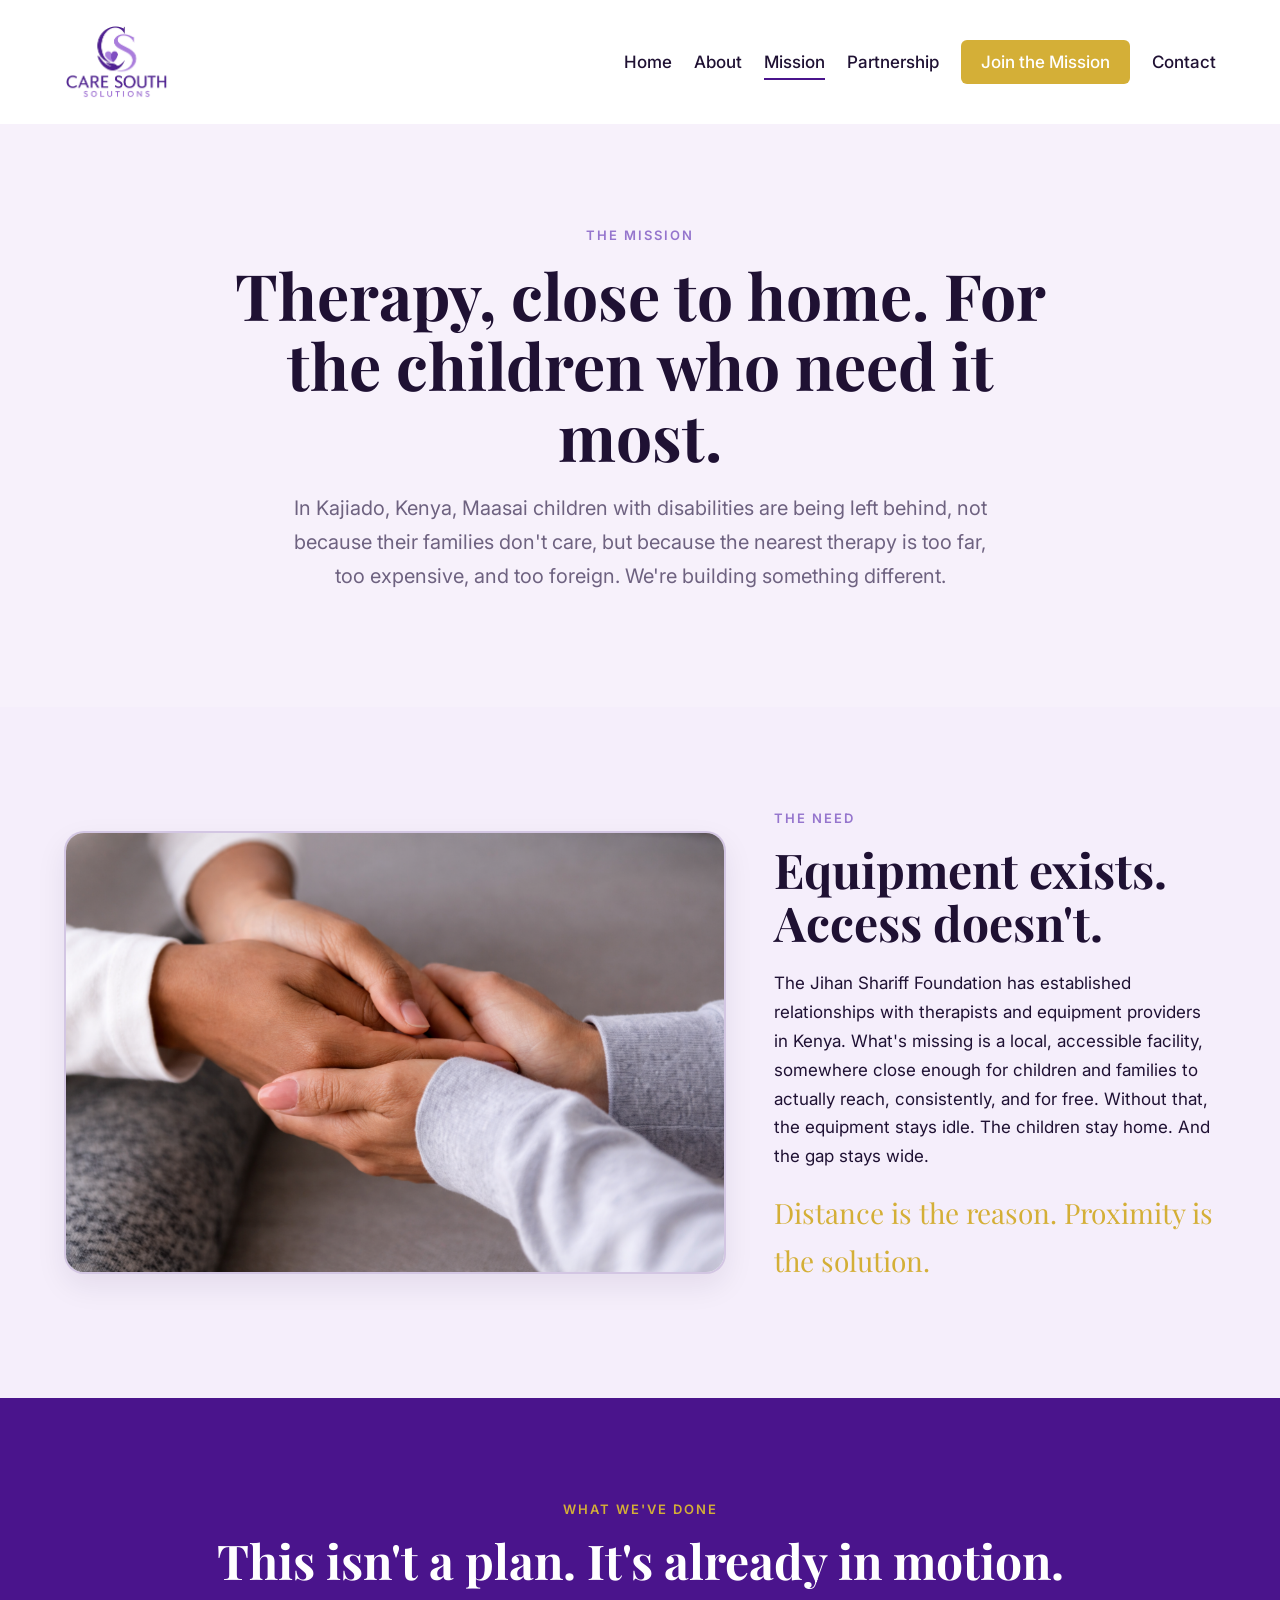
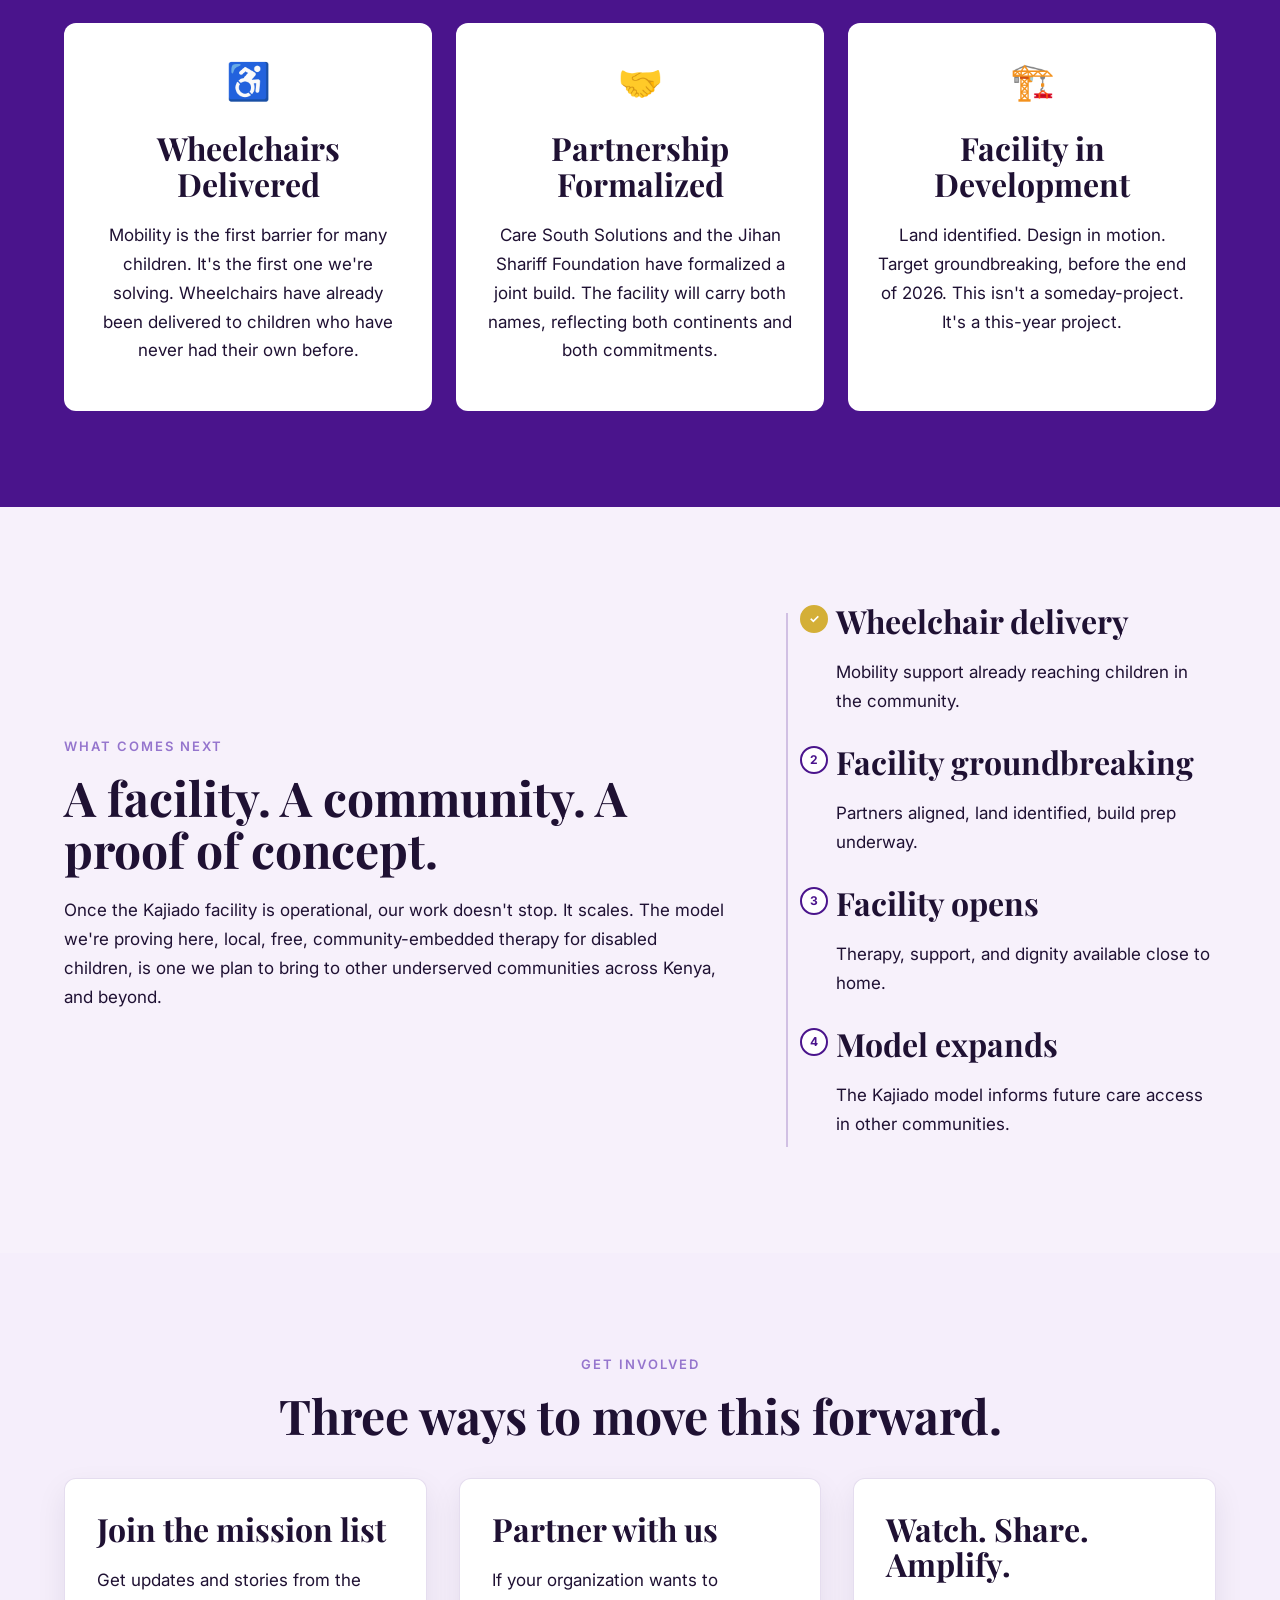
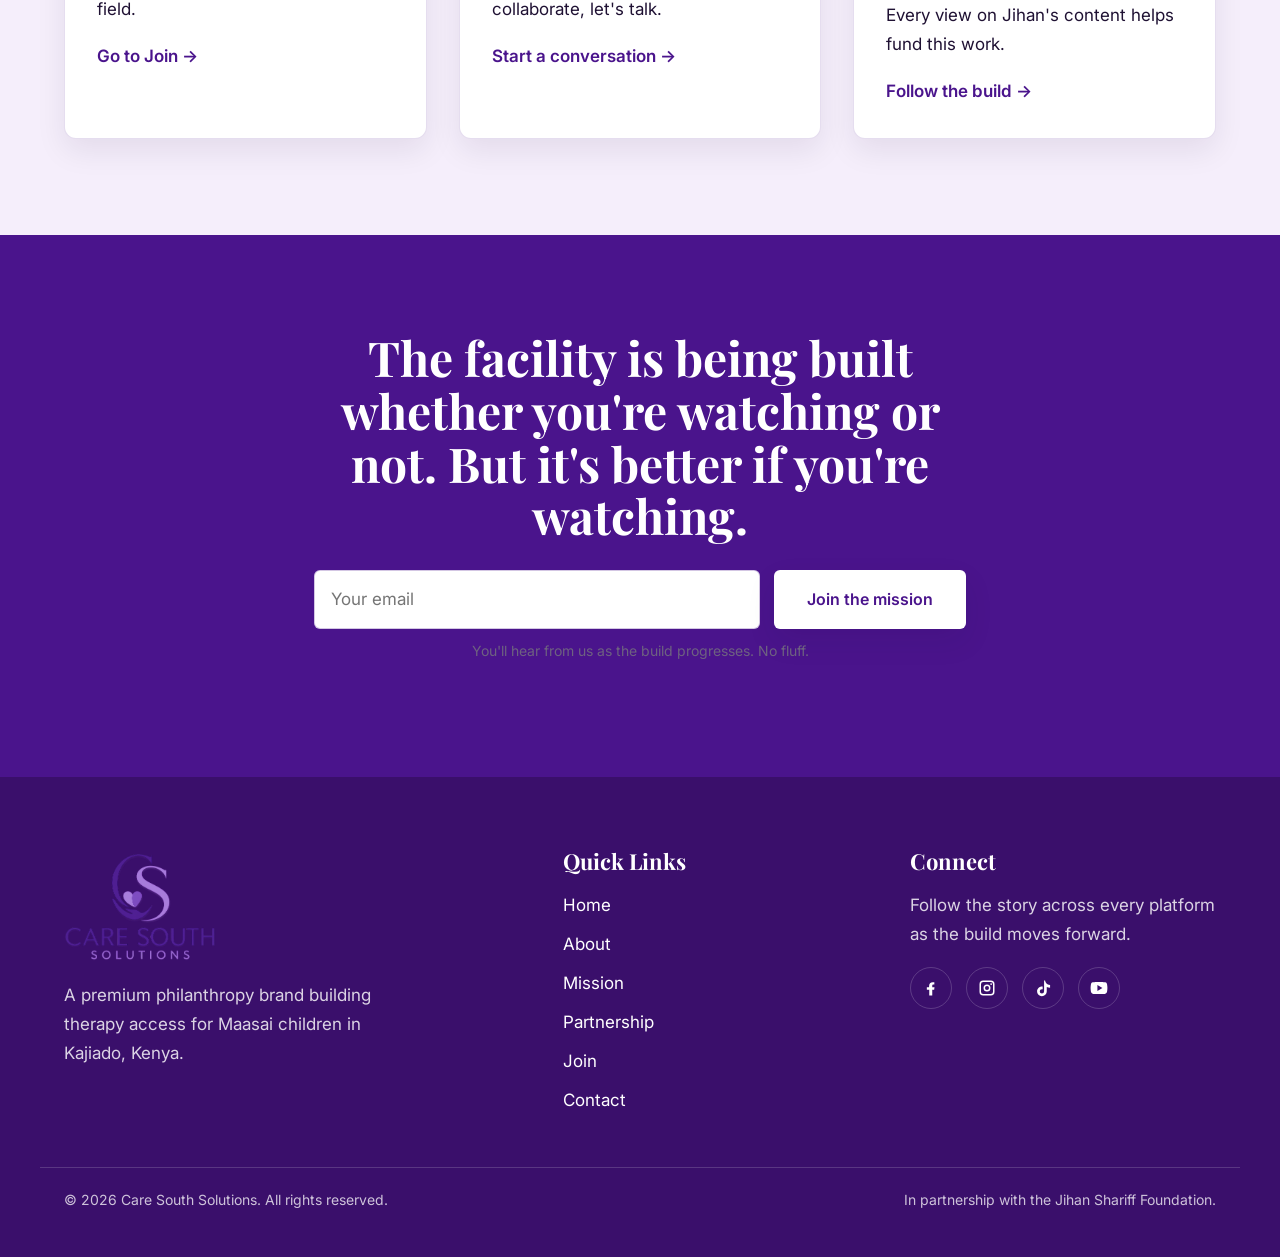
<file: mission.html>
<!DOCTYPE html>
<html lang="en">
<head>
  <meta charset="UTF-8">
  <meta name="viewport" content="width=device-width, initial-scale=1.0">
  <title>Mission | Care South Solutions</title>
  <meta name="description" content="See the mission, the need, and the impact behind the therapy and disability care facility being built for children in Kajiado, Kenya.">
  <meta name="author" content="Tanna Jackson · Care South Solutions">
  <meta property="og:title" content="Mission | Care South Solutions">
  <meta property="og:description" content="See the mission, the need, and the impact behind the therapy and disability care facility being built for children in Kajiado, Kenya.">
  <meta property="og:image" content="/assets/og-image.jpg">
  <meta property="og:url" content="https://[FILL IN: full page URL]/mission.html">
  <meta property="og:type" content="website">
  <meta name="twitter:card" content="summary_large_image">
  <meta name="twitter:title" content="Mission | Care South Solutions">
  <meta name="twitter:description" content="See the mission, the need, and the impact behind the therapy and disability care facility being built for children in Kajiado, Kenya.">
  <meta name="twitter:image" content="/assets/og-image.jpg">
  <link rel="canonical" href="https://[FILL IN: full page URL]/mission.html">
  <link rel="icon" href="/assets/favicon.ico" sizes="any">
  <link rel="apple-touch-icon" href="/assets/apple-touch-icon.png">
  <link rel="manifest" href="/manifest.json">
  <link rel="preconnect" href="https://fonts.googleapis.com">
  <link rel="preconnect" href="https://fonts.gstatic.com" crossorigin>
  <link rel="preload" as="style" href="https://fonts.googleapis.com/css2?family=Playfair+Display:wght@700&family=Inter:wght@400&display=swap">
  <link rel="stylesheet" href="https://fonts.googleapis.com/css2?family=Playfair+Display:wght@400;700;900&family=Inter:wght@400;500;600&family=Allura&display=swap">
  <link rel="stylesheet" href="css/styles.css">
</head>
<body>
<a class="skip-link" href="#main-content">Skip to main content</a>
<header class="site-header">
  <div class="container navbar">
    <a class="navbar-brand" href="index.html" aria-label="Care South Solutions home">
      <img src="assets/logo-brand-clean.png" alt="Care South Solutions logo" width="310" height="140">
    </a>
    <button class="menu-toggle" type="button" aria-expanded="false" aria-controls="site-menu" aria-label="Open menu">
      <span></span><span></span><span></span>
    </button>
    <nav class="site-nav" aria-label="Main navigation">
      <ul class="nav-links" id="site-menu">
        <li><a href="index.html">Home</a></li>
        <li><a href="about.html">About</a></li>
        <li><a href="mission.html">Mission</a></li>
        <li><a href="partnership.html">Partnership</a></li>
        <li><a class="nav-cta" href="join.html">Join the Mission</a></li>
        <li><a href="contact.html">Contact</a></li>
      </ul>
    </nav>
    <div class="mobile-overlay" aria-hidden="true"></div>
  </div>
</header>
<main id="main-content">
  <section class="section section-cream fade-in" aria-labelledby="mission-hero-title">
    <div class="container text-center max-900 mx-auto">
      <p class="eyebrow">The Mission</p>
      <h1 id="mission-hero-title">Therapy, close to home. For the children who need it most.</h1>
      <p class="lead max-700 mx-auto">In Kajiado, Kenya, Maasai children with disabilities are being left behind, not because their families don't care, but because the nearest therapy is too far, too expensive, and too foreign. We're building something different.</p>
    </div>
  </section>

  <section class="section fade-in" aria-labelledby="need-title">
    <div class="container split-layout">
      <div>
        <div class="image-frame real-photo"><img src="assets/mission-support-hands.png" alt="Close-up of hands holding in support, representing care, therapy, and human connection" width="1280" height="1280" loading="lazy"></div>
      </div>
      <div>
        <p class="eyebrow">The Need</p>
        <h2 id="need-title">Equipment exists. Access doesn't.</h2>
        <p>The Jihan Shariff Foundation has established relationships with therapists and equipment providers in Kenya. What's missing is a local, accessible facility, somewhere close enough for children and families to actually reach, consistently, and for free. Without that, the equipment stays idle. The children stay home. And the gap stays wide.</p>
        <p class="signature" style="font-size: 28px; color: var(--color-gold); font-family: var(--font-heading);">Distance is the reason. Proximity is the solution.</p>
      </div>
    </div>
  </section>

  <section class="section section-purple fade-in" aria-labelledby="done-title">
    <div class="container text-center">
      <p class="eyebrow text-gold" style="color: var(--color-gold);">What We've Done</p>
      <h2 id="done-title">This isn't a plan. It's already in motion.</h2>
      <div class="timeline-grid">
        <article class="timeline-card"><span class="timeline-emoji">♿</span><h3>Wheelchairs Delivered</h3><p>Mobility is the first barrier for many children. It's the first one we're solving. Wheelchairs have already been delivered to children who have never had their own before.</p></article>
        <article class="timeline-card"><span class="timeline-emoji">🤝</span><h3>Partnership Formalized</h3><p>Care South Solutions and the Jihan Shariff Foundation have formalized a joint build. The facility will carry both names, reflecting both continents and both commitments.</p></article>
        <article class="timeline-card"><span class="timeline-emoji">🏗️</span><h3>Facility in Development</h3><p>Land identified. Design in motion. Target groundbreaking, before the end of 2026. This isn't a someday-project. It's a this-year project.</p></article>
      </div>
    </div>
  </section>

  <section class="section section-cream fade-in" aria-labelledby="next-title">
    <div class="container split-layout">
      <div>
        <p class="eyebrow">What Comes Next</p>
        <h2 id="next-title">A facility. A community. A proof of concept.</h2>
        <p>Once the Kajiado facility is operational, our work doesn't stop. It scales. The model we're proving here, local, free, community-embedded therapy for disabled children, is one we plan to bring to other underserved communities across Kenya, and beyond.</p>
      </div>
      <div class="roadmap">
        <div class="roadmap-step done" data-step="1"><h3>Wheelchair delivery</h3><p>Mobility support already reaching children in the community.</p></div>
        <div class="roadmap-step" data-step="2"><h3>Facility groundbreaking</h3><p>Partners aligned, land identified, build prep underway.</p></div>
        <div class="roadmap-step" data-step="3"><h3>Facility opens</h3><p>Therapy, support, and dignity available close to home.</p></div>
        <div class="roadmap-step" data-step="4"><h3>Model expands</h3><p>The Kajiado model informs future care access in other communities.</p></div>
      </div>
    </div>
  </section>

  <section class="section fade-in" aria-labelledby="help-title">
    <div class="container text-center max-800 mx-auto">
      <p class="eyebrow">Get Involved</p>
      <h2 id="help-title">Three ways to move this forward.</h2>
    </div>
    <div class="container grid-3" style="margin-top: 36px;">
      <article class="card"><h3>Join the mission list</h3><p>Get updates and stories from the field.</p><a class="text-link" href="join.html">Go to Join →</a></article>
      <article class="card"><h3>Partner with us</h3><p>If your organization wants to collaborate, let's talk.</p><a class="text-link" href="contact.html">Start a conversation →</a></article>
      <article class="card"><h3>Watch. Share. Amplify.</h3><p>Every view on Jihan's content helps fund this work.</p><a class="text-link" href="partnership.html">Follow the build →</a></article>
    </div>
  </section>

  <section class="section section-purple fade-in" aria-labelledby="mission-cta-title">
    <div class="container text-center max-700 mx-auto">
      <h2 id="mission-cta-title">The facility is being built whether you're watching or not. But it's better if you're watching.</h2>
      <form class="inline-form" data-formspree="true" method="POST" style="justify-content: center;">
        <div class="form-group sr-only"><label for="mission-email">Email address</label></div>
        <input class="input" id="mission-email" name="email" type="email" placeholder="Your email" required>
        <button class="btn-white" type="submit" data-default-label="Join the mission">Join the mission</button>
      </form>
      <div data-form-status></div>
      <p class="micro-copy text-lavender">You'll hear from us as the build progresses. No fluff.</p>
    </div>
  </section>
</main>
<footer class="site-footer">
  <div class="container footer-grid">
    <div>
      <img class="footer-logo" src="assets/logo-new-cropped.png" alt="Care South Solutions logo in white" width="260" height="112" loading="lazy">
      <p class="footer-tagline">A premium philanthropy brand building therapy access for Maasai children in Kajiado, Kenya.</p>
    </div>
    <div>
      <h3 class="footer-heading">Quick Links</h3>
      <ul class="footer-links">
        <li><a href="index.html">Home</a></li>
        <li><a href="about.html">About</a></li>
        <li><a href="mission.html">Mission</a></li>
        <li><a href="partnership.html">Partnership</a></li>
        <li><a href="join.html">Join</a></li>
        <li><a href="contact.html">Contact</a></li>
      </ul>
    </div>
    <div>
      <h3 class="footer-heading">Connect</h3>
      <p class="footer-copy">Follow the story across every platform as the build moves forward.</p>
      <div class="social-links">
        <a href="[FILL IN: Facebook URL]" aria-label="Facebook"><svg viewBox="0 0 24 24" aria-hidden="true"><path d="M13.5 21v-7h2.3l.4-3h-2.7V9.2c0-.9.3-1.5 1.6-1.5H16V5.1c-.2 0-.9-.1-1.8-.1-2.9 0-4.5 1.7-4.5 4.8V11H7v3h2.9v7h3.6Z" fill="currentColor"/></svg></a>
        <a href="[FILL IN: Instagram URL]" aria-label="Instagram"><svg viewBox="0 0 24 24" aria-hidden="true"><path d="M7.5 3h9A4.5 4.5 0 0 1 21 7.5v9a4.5 4.5 0 0 1-4.5 4.5h-9A4.5 4.5 0 0 1 3 16.5v-9A4.5 4.5 0 0 1 7.5 3Zm0 1.8A2.7 2.7 0 0 0 4.8 7.5v9a2.7 2.7 0 0 0 2.7 2.7h9a2.7 2.7 0 0 0 2.7-2.7v-9a2.7 2.7 0 0 0-2.7-2.7h-9Zm9.45 1.35a1.05 1.05 0 1 1 0 2.1 1.05 1.05 0 0 1 0-2.1ZM12 7.8A4.2 4.2 0 1 1 7.8 12 4.2 4.2 0 0 1 12 7.8Zm0 1.8A2.4 2.4 0 1 0 14.4 12 2.4 2.4 0 0 0 12 9.6Z" fill="currentColor"/></svg></a>
        <a href="[FILL IN: TikTok URL]" aria-label="TikTok"><svg viewBox="0 0 24 24" aria-hidden="true"><path d="M14.5 3c.2 1.8 1.2 3.4 2.8 4.4 1 .6 2.1 1 3.2 1v3.2c-1.4 0-2.8-.3-4-.9v5.3c0 3.2-2.6 5.8-5.8 5.8S4.9 19.2 4.9 16s2.6-5.8 5.8-5.8c.3 0 .6 0 .9.1v3.3a2.7 2.7 0 0 0-.9-.2A2.6 2.6 0 1 0 13.3 16V3h1.2Z" fill="currentColor"/></svg></a>
        <a href="[FILL IN: YouTube URL]" aria-label="YouTube"><svg viewBox="0 0 24 24" aria-hidden="true"><path d="M21.6 7.2a2.9 2.9 0 0 0-2-2c-1.8-.5-7.6-.5-7.6-.5s-5.8 0-7.6.5a2.9 2.9 0 0 0-2 2A30 30 0 0 0 1.9 12a30 30 0 0 0 .5 4.8 2.9 2.9 0 0 0 2 2c1.8.5 7.6.5 7.6.5s5.8 0 7.6-.5a2.9 2.9 0 0 0 2-2A30 30 0 0 0 22.1 12a30 30 0 0 0-.5-4.8ZM10.1 15.5V8.5l6 3.5-6 3.5Z" fill="currentColor"/></svg></a>
      </div>
    </div>
  </div>
  <div class="container footer-meta">
    <p>© 2026 Care South Solutions. All rights reserved.</p>
    <p>In partnership with the Jihan Shariff Foundation.</p>
  </div>
</footer>
<script src="js/main.js"></script>
</body>
</html>
</file>
<file: css/styles.css>
:root {
  --color-purple: #4A148C;
  --color-purple-dark: #3A0F6B;
  --color-lavender: #9575CD;
  --color-lavender-soft: #F1EAFB;
  --color-gold: #D4AF37;
  --color-cream: #F7F1FB;
  --color-charcoal: #1F1133;
  --color-white: #FFFFFF;
  --color-muted: #6E6280;
  --color-border: rgba(74, 20, 140, 0.14);
  --color-border-strong: rgba(74, 20, 140, 0.24);
  --color-success-bg: #f5efe2;
  --color-success-text: #6e4f00;
  --font-heading: 'Playfair Display', Georgia, serif;
  --font-body: 'Inter', -apple-system, BlinkMacSystemFont, sans-serif;
  --font-signature: 'Allura', cursive;
  --max-width: 1200px;
  --section-padding: 96px;
  --section-padding-mobile: 64px;
  --radius-sm: 6px;
  --radius-md: 12px;
  --radius-lg: 20px;
  --radius-xl: 28px;
  --shadow-sm: 0 12px 30px rgba(31, 17, 51, 0.08);
  --shadow-md: 0 22px 55px rgba(31, 17, 51, 0.12);
  --shadow-lg: 0 28px 70px rgba(31, 17, 51, 0.16);
  --transition: 0.3s ease;
}
* { box-sizing: border-box; }
html { scroll-behavior: smooth; }
body {
  margin: 0;
  font-family: var(--font-body);
  font-size: 17px;
  line-height: 1.7;
  color: var(--color-charcoal);
  background: #f5eefb;
  text-rendering: optimizeLegibility;
  -webkit-font-smoothing: antialiased;
}
a { color: inherit; text-decoration: none; }
img, iframe { max-width: 100%; display: block; }
button, input, select, textarea { font: inherit; }
button { cursor: pointer; }
p, ul, ol { margin: 0 0 18px; }
ul { padding-left: 1.2rem; }
main { display: block; }
.container { width: min(100%, var(--max-width)); margin: 0 auto; padding: 0 24px; }
.section { padding: var(--section-padding) 0; }
.section-cream { background: var(--color-cream); }
.section-purple { background: var(--color-purple); color: var(--color-white); }
.section-gradient { background: linear-gradient(180deg, #fbf7fe 0%, var(--color-lavender-soft) 100%); }
.eyebrow {
  display: inline-block;
  margin-bottom: 14px;
  font-size: 13px;
  font-weight: 600;
  letter-spacing: 2px;
  text-transform: uppercase;
  color: var(--color-lavender);
}
.signature { font-family: var(--font-signature); font-size: 32px; color: var(--color-purple); }
.h1-tight { max-width: 12ch; }
.lead { font-size: 20px; color: var(--color-muted); }
.text-center { text-align: center; }
.text-lavender { color: var(--color-lavender-soft); }
.text-gold { color: var(--color-gold); }
.max-700 { max-width: 700px; }
.max-800 { max-width: 800px; }
.max-900 { max-width: 900px; }
.mx-auto { margin-left: auto; margin-right: auto; }
.grid-2, .grid-3, .grid-4 {
  display: grid;
  gap: 32px;
}
.grid-2 { grid-template-columns: repeat(2, minmax(0, 1fr)); }
.grid-3 { grid-template-columns: repeat(3, minmax(0, 1fr)); }
.grid-4 { grid-template-columns: repeat(4, minmax(0, 1fr)); }
h1, h2, h3 {
  margin: 0 0 20px;
  font-family: var(--font-heading);
  font-weight: 700;
  line-height: 1.1;
}
h1 { font-size: 64px; }
h2 { font-size: 48px; }
h3 { font-size: 32px; }
.skip-link {
  position: absolute;
  left: 16px;
  top: -100px;
  background: var(--color-gold);
  color: var(--color-white);
  padding: 12px 16px;
  border-radius: var(--radius-sm);
  z-index: 2000;
}
.skip-link:focus { top: 16px; }
.sr-only {
  position: absolute;
  width: 1px;
  height: 1px;
  padding: 0;
  margin: -1px;
  overflow: hidden;
  clip: rect(0, 0, 0, 0);
  white-space: nowrap;
  border: 0;
}
:focus-visible {
  outline: 2px solid var(--color-gold);
  outline-offset: 3px;
}
.btn-primary, .btn-secondary, .btn-white {
  display: inline-flex;
  align-items: center;
  justify-content: center;
  min-height: 52px;
  padding: 14px 32px;
  border-radius: var(--radius-sm);
  border: 1px solid transparent;
  font-size: 16px;
  font-weight: 600;
  transition: transform var(--transition), background-color var(--transition), border-color var(--transition), color var(--transition), box-shadow var(--transition);
}
.btn-primary { background: var(--color-gold); color: var(--color-white); box-shadow: var(--shadow-sm); }
.btn-primary:hover, .btn-primary:focus-visible { background: #b48f1a; transform: translateY(-1px); }
.btn-secondary { background: transparent; border-color: var(--color-purple); color: var(--color-purple); }
.btn-secondary:hover, .btn-secondary:focus-visible { background: rgba(74, 20, 140, 0.06); transform: translateY(-1px); }
.btn-white { background: var(--color-white); color: var(--color-purple); box-shadow: var(--shadow-sm); }
.btn-white:hover, .btn-white:focus-visible { background: #f5f0fb; transform: translateY(-1px); }
.site-header {
  position: sticky;
  top: 0;
  z-index: 3000;
  background: rgba(255, 255, 255, 0.98);
  backdrop-filter: blur(10px);
  transition: box-shadow var(--transition), background-color var(--transition);
}
.site-header.scrolled { box-shadow: 0 16px 36px rgba(31, 17, 51, 0.08); }
.navbar {
  min-height: 124px;
  display: flex;
  align-items: center;
  justify-content: space-between;
  gap: 20px;
}
.navbar-brand img { max-height: 118px; width: auto; object-fit: contain; display: block; }
.site-nav { margin-left: auto; }
.nav-links {
  display: flex;
  align-items: center;
  gap: 22px;
  list-style: none;
  padding: 0;
  margin: 0;
}
.nav-links a {
  position: relative;
  padding: 8px 0;
  font-weight: 500;
  color: var(--color-charcoal);
}
.nav-links a::after {
  content: '';
  position: absolute;
  left: 0;
  bottom: 0;
  width: 100%;
  height: 2px;
  transform: scaleX(0);
  transform-origin: left;
  background: var(--color-purple);
  transition: transform var(--transition);
}
.nav-links a.active::after, .nav-links a:hover::after, .nav-links a:focus-visible::after { transform: scaleX(1); }
.nav-links .nav-cta {
  padding: 12px 20px;
  background: var(--color-gold);
  color: var(--color-white);
  border-radius: var(--radius-sm);
}
.nav-links .nav-cta::after { display: none; }
.menu-toggle {
  display: none;
  width: 48px;
  height: 48px;
  border: 1px solid var(--color-border);
  border-radius: 10px;
  background: var(--color-white);
  padding: 0;
}
.menu-toggle span {
  display: block;
  width: 22px;
  height: 2px;
  margin: 5px auto;
  background: var(--color-charcoal);
  transition: transform var(--transition), opacity var(--transition);
}
.menu-toggle.is-open span:nth-child(1) { transform: translateY(7px) rotate(45deg); }
.menu-toggle.is-open span:nth-child(2) { opacity: 0; }
.menu-toggle.is-open span:nth-child(3) { transform: translateY(-7px) rotate(-45deg); }
.mobile-overlay {
  position: fixed;
  inset: 0;
  background: rgba(31, 17, 51, 0.45);
  opacity: 0;
  pointer-events: none;
  transition: opacity var(--transition);
  z-index: 3190;
}
.mobile-overlay.is-active { opacity: 1; pointer-events: auto; }
.site-footer {
  background: var(--color-purple-dark);
  color: var(--color-white);
  padding: 72px 0 28px;
}
.footer-grid {
  display: grid;
  grid-template-columns: 1.2fr 0.8fr 0.8fr;
  gap: 40px;
}
.footer-logo { max-height: 88px; width: auto; margin-bottom: 20px; }
.footer-tagline, .footer-copy { color: rgba(255,255,255,0.82); max-width: 340px; }
.footer-heading { font-size: 22px; margin-bottom: 18px; }
.footer-links { list-style: none; padding: 0; margin: 0; }
.footer-links li { margin-bottom: 10px; }
.social-links { display: flex; gap: 14px; margin-top: 16px; }
.social-links a {
  display: inline-flex;
  width: 42px;
  height: 42px;
  align-items: center;
  justify-content: center;
  border: 1px solid rgba(255,255,255,0.18);
  border-radius: 50%;
  color: var(--color-white);
}
.social-links svg { width: 20px; height: 20px; }
.footer-meta {
  display: flex;
  justify-content: space-between;
  gap: 16px;
  margin-top: 42px;
  padding-top: 20px;
  border-top: 1px solid rgba(255,255,255,0.16);
  font-size: 14px;
  color: rgba(255,255,255,0.75);
}
.fade-in {
  opacity: 0;
  transform: translateY(22px);
  transition: opacity 0.8s ease, transform 0.8s ease;
}
.fade-in.is-visible { opacity: 1; transform: translateY(0); }
.hero {
  position: relative;
  overflow: hidden;
}
.hero-watermark::after {
  content: 'CS';
  position: absolute;
  right: 6%;
  top: 8%;
  font-family: var(--font-heading);
  font-size: clamp(90px, 13vw, 180px);
  line-height: 1;
  color: rgba(74, 20, 140, 0.08);
  pointer-events: none;
}
.hero-grid, .split-layout {
  display: grid;
  grid-template-columns: 1.2fr 0.8fr;
  gap: 48px;
  align-items: center;
}
.hero-content { padding: 60px 0; }
.placeholder-card, .image-frame, .video-frame {
  border: 2px solid rgba(74, 20, 140, 0.24);
  background: linear-gradient(180deg, rgba(232, 223, 245, 0.4), rgba(250, 247, 242, 0.7));
  border-radius: var(--radius-lg);
  box-shadow: var(--shadow-sm);
  color: var(--color-purple);
}
.placeholder-card {
  min-height: 500px;
  display: flex;
  align-items: center;
  justify-content: center;
  text-align: center;
  padding: 32px;
  font-weight: 600;
}
.image-frame {
  min-height: 420px;
  padding: 24px;
  display: flex;
  align-items: center;
  justify-content: center;
  text-align: center;
}
.image-frame.tall { min-height: 600px; }
.image-frame.circle {
  min-height: 320px;
  width: 320px;
  aspect-ratio: 1 / 1;
  border-radius: 50%;
  margin: 0 auto;
  border-width: 4px;
}
.about-portrait-frame {
  padding: 20px;
  overflow: hidden;
}
.about-portrait {
  width: 100%;
  max-width: 520px;
  height: auto;
  margin: 0 auto;
  object-fit: contain;
}
.caption { margin-top: 14px; color: var(--color-muted); font-size: 15px; }
.inline-form, .stacked-form {
  display: flex;
  gap: 14px;
  margin: 28px 0 10px;
  flex-wrap: wrap;
}
.form-group { display: grid; gap: 8px; }
.input, .textarea, .select {
  width: 100%;
  min-height: 52px;
  padding: 14px 16px;
  border: 1px solid var(--color-border-strong);
  border-radius: var(--radius-sm);
  background: var(--color-white);
  color: var(--color-charcoal);
}
.input.large { min-height: 60px; font-size: 18px; }
.textarea { min-height: 150px; resize: vertical; }
.inline-form .input { flex: 1 1 280px; }
.form-note, .micro-copy { font-size: 14px; color: var(--color-muted); }
.trust-markers {
  display: flex;
  justify-content: center;
  flex-wrap: wrap;
  gap: 18px;
  margin-top: 14px;
  font-size: 14px;
  color: var(--color-muted);
}
.success-message, .error-message {
  padding: 16px 18px;
  border-radius: var(--radius-sm);
  margin-top: 14px;
}
.success-message { background: var(--color-success-bg); color: var(--color-success-text); }
.error-message { background: #f8e9ea; color: #8a2430; }
.impact-strip {
  background: var(--color-purple-dark);
  color: var(--color-white);
  padding: 64px 0;
}
.impact-grid {
  display: grid;
  grid-template-columns: repeat(3, minmax(0, 1fr));
  gap: 24px;
}
.impact-item {
  text-align: center;
  padding: 0 12px;
}
.impact-item + .impact-item { border-left: 1px solid rgba(212, 175, 55, 0.55); }
.impact-number {
  display: block;
  margin-bottom: 10px;
  font-family: var(--font-heading);
  font-size: 72px;
  line-height: 1;
  color: var(--color-gold);
}
.card {
  background: var(--color-white);
  border: 1px solid var(--color-border);
  border-radius: var(--radius-md);
  box-shadow: var(--shadow-sm);
  padding: 32px;
}
.person-card { border-left: 4px solid var(--color-purple); }
.person-card.gold { border-left-color: var(--color-gold); }
.person-head {
  width: 72px;
  height: 72px;
  border-radius: 50%;
  border: 2px dashed rgba(74, 20, 140, 0.35);
  display: flex;
  align-items: center;
  justify-content: center;
  font-size: 13px;
  text-align: center;
  color: var(--color-muted);
  margin-bottom: 18px;
}
.person-meta { color: var(--color-muted); font-size: 15px; }
.person-link, .text-link {
  color: var(--color-purple);
  font-weight: 600;
}
.text-link:hover, .person-link:hover { text-decoration: underline; text-decoration-color: var(--color-gold); text-underline-offset: 4px; }
.check-list { list-style: none; padding: 0; margin: 22px 0 30px; }
.check-list li {
  position: relative;
  padding-left: 28px;
  margin-bottom: 12px;
}
.check-list li::before {
  content: '✓';
  position: absolute;
  left: 0;
  top: 0;
  color: var(--color-gold);
  font-weight: 700;
}
.video-card iframe, .video-card .video-frame {
  width: 100%;
  aspect-ratio: 16 / 9;
  border: 0;
  border-radius: 16px;
  min-height: 220px;
}
.video-card h3 { font-size: 24px; margin-top: 18px; }

.video-frame img {
  width: 100%;
  height: 100%;
  object-fit: cover;
  display: block;
}

.quote {
  position: relative;
  font-family: var(--font-heading);
  font-size: 28px;
  font-style: italic;
  color: var(--color-purple);
  text-align: center;
  margin: 24px 0;
}
.quote::before, .quote::after {
  color: var(--color-gold);
  font-size: 42px;
  line-height: 0;
}
.quote::before { content: '“'; margin-right: 8px; }
.quote::after { content: '”'; margin-left: 8px; }
.focus-card { display: flex; gap: 16px; align-items: flex-start; }
.focus-emoji { font-size: 28px; }
.compare-grid { display: grid; grid-template-columns: repeat(2, minmax(0, 1fr)); gap: 32px; }
.compare-card { border-radius: var(--radius-md); padding: 32px; background: var(--color-white); box-shadow: var(--shadow-sm); }
.compare-card.positive { border-top: 4px solid var(--color-gold); }
.compare-card.muted { border-top: 4px solid rgba(31, 17, 51, 0.2); }
.timeline-grid { display: grid; grid-template-columns: repeat(3, minmax(0, 1fr)); gap: 24px; margin-top: 36px; }
.timeline-card { background: var(--color-white); color: var(--color-charcoal); border-radius: var(--radius-md); padding: 28px; }
.timeline-emoji { font-size: 36px; display: inline-block; margin-bottom: 18px; }
.roadmap {
  position: relative;
  padding-left: 32px;
}
.roadmap::before {
  content: '';
  position: absolute;
  left: 12px;
  top: 10px;
  bottom: 10px;
  width: 2px;
  background: rgba(74, 20, 140, 0.22);
}
.roadmap-step {
  position: relative;
  margin-bottom: 28px;
  padding-left: 30px;
}
.roadmap-step:last-child { margin-bottom: 0; }
.roadmap-step::before {
  content: attr(data-step);
  position: absolute;
  left: -6px;
  top: 2px;
  width: 24px;
  height: 24px;
  display: flex;
  align-items: center;
  justify-content: center;
  border-radius: 50%;
  background: var(--color-white);
  border: 2px solid var(--color-purple);
  color: var(--color-purple);
  font-size: 12px;
  font-weight: 700;
}
.roadmap-step.done::before { content: '✓'; background: var(--color-gold); border-color: var(--color-gold); color: var(--color-white); }
.cta-pattern {
  background-color: var(--color-purple);
  background-image: radial-gradient(circle at 1px 1px, rgba(212, 175, 55, 0.14) 1px, transparent 0);
  background-size: 22px 22px;
}
.testimonial-card { border-left: 4px solid var(--color-purple); }
.contact-card { padding: 48px; }
.info-stack { display: grid; gap: 24px; }
.info-item { padding: 26px; }
.dual-intro { align-items: stretch; }
.dual-panel { border-top: 6px solid var(--color-purple); }
.dual-panel.gold { border-top-color: var(--color-gold); }
.logo-venn {
  display: flex;
  justify-content: center;
  align-items: center;
  gap: 18px;
  margin-top: 36px;
}
.logo-venn .circle {
  width: 160px;
  height: 160px;
  border-radius: 50%;
  display: flex;
  align-items: center;
  justify-content: center;
  text-align: center;
  padding: 18px;
  border: 2px solid rgba(255,255,255,0.35);
}
.logo-venn .circle:first-child { background: rgba(255,255,255,0.08); }
.logo-venn .circle:last-child { background: rgba(212, 175, 55, 0.18); }
.plus-mark { font-size: 42px; color: var(--color-gold); }
.centered-stack > * + * { margin-top: 12px; }
.page-hero { min-height: 60vh; display: flex; align-items: center; }
.page-hero.short { min-height: 50vh; }
.gold-rule {
  width: 80px;
  height: 2px;
  background: var(--color-gold);
  margin: 12px 0 24px;
}
.small { font-size: 15px; }
@media (max-width: 1024px) {
  h1 { font-size: 54px; }
  h2 { font-size: 42px; }
  h3 { font-size: 28px; }
  .hero-grid, .split-layout { grid-template-columns: 1fr; }
  .footer-grid, .grid-4 { grid-template-columns: repeat(2, minmax(0, 1fr)); }
  .timeline-grid, .impact-grid { grid-template-columns: 1fr; }
  .impact-item + .impact-item { border-left: 0; border-top: 1px solid rgba(212, 175, 55, 0.55); padding-top: 24px; }
  .contact-card { padding: 36px; }
}
@media (max-width: 768px) {
  :root { --section-padding: var(--section-padding-mobile); }
  body { font-size: 16px; }
  h1 { font-size: 40px; }
  h2 { font-size: 32px; }
  h3 { font-size: 24px; }
  .menu-toggle { display: inline-block; z-index: 1101; }
  .site-nav { margin-left: 0; }
  .nav-links {
    position: fixed;
    top: 0;
    right: 0;
    width: min(82vw, 360px);
    height: 100dvh;
    padding: 110px 28px 28px;
    flex-direction: column;
    align-items: flex-start;
    gap: 18px;
    background: var(--color-white);
    box-shadow: -16px 0 42px rgba(31,17,51,0.14);
    transform: translateX(100%);
    transition: transform var(--transition);
    z-index: 1100;
  }
  .nav-links.is-open { transform: translateX(0); }
  .nav-links .nav-cta { width: 100%; justify-content: center; }
  .grid-2, .grid-3, .grid-4, .compare-grid, .footer-grid { grid-template-columns: 1fr; }
  .inline-form, .stacked-form { flex-direction: column; }
  .placeholder-card { min-height: 380px; }
  .image-frame.circle { width: min(320px, 84vw); }
  .footer-meta { flex-direction: column; }
  .page-hero, .hero { min-height: auto; }
}
@media (max-width: 480px) {
  .container { padding: 0 18px; }
  .navbar { min-height: 76px; }
  .btn-primary, .btn-secondary, .btn-white, .input, .select, .textarea { width: 100%; }
  .contact-card { padding: 26px; }
  .impact-number { font-size: 56px; }
  .logo-venn { flex-direction: column; }
  .plus-mark { transform: rotate(90deg); }
}

.company-logo-mark {
  width: min(260px, 52vw);
  height: auto;
  margin: 24px auto 20px;
  display: block;
}

.company-summary {
  max-width: 820px;
  margin: 0 auto;
}

.navbar-brand img {
  max-height: 76px;
  width: auto;
  object-fit: contain;
}

.footer-logo {
  max-height: 112px;
}

.hero-photo-card {
  position: relative;
  min-height: 520px;
  border-radius: var(--radius-xl);
  overflow: hidden;
  background: var(--color-white);
  border: 2px solid rgba(74, 20, 140, 0.18);
  box-shadow: var(--shadow-md);
  padding: 0;
}

.hero-photo-card img {
  width: 100%;
  height: 100%;
  min-height: 476px;
  object-fit: contain;
  object-position: center center;
  background: var(--color-white);
  border-radius: calc(var(--radius-xl) - 2px);
}

.hero-photo-badge {
  position: absolute;
  left: 22px;
  bottom: 22px;
  padding: 10px 14px;
  border-radius: 999px;
  background: rgba(255,255,255,0.9);
  color: var(--color-purple);
  border: 1px solid rgba(74,20,140,0.15);
  font-size: 14px;
  font-weight: 600;
  box-shadow: var(--shadow-sm);
}

.person-head.person-photo,
.person-head.person-logo {
  overflow: hidden;
  border-style: solid;
  border-color: rgba(74, 20, 140, 0.16);
  background: linear-gradient(180deg, rgba(232,223,245,0.5), rgba(255,255,255,0.92));
}

.person-head.person-photo img,
.person-head.person-logo img {
  width: 100%;
  height: 100%;
  object-fit: cover;
}

.person-head.person-logo {
  padding: 10px;
}

.mission-visual,
.mission-visual.alt,
.kenya-visual {
  position: relative;
  overflow: hidden;
  align-items: flex-end;
  justify-content: flex-start;
  padding: 28px;
  text-align: left;
  background:
    linear-gradient(180deg, rgba(58,15,107,0.1), rgba(58,15,107,0.82)),
    linear-gradient(135deg, rgba(232,223,245,0.88), rgba(74,20,140,0.22));
}

.mission-visual::before,
.mission-visual.alt::before,
.kenya-visual::before {
  content: '';
  position: absolute;
  inset: auto -30px -30px auto;
  width: 220px;
  height: 220px;
  background: url('../assets/logo-symbol.png') center/contain no-repeat;
  opacity: 0.16;
  pointer-events: none;
}

.visual-chip {
  position: absolute;
  top: 22px;
  left: 22px;
  padding: 8px 12px;
  border-radius: 999px;
  background: rgba(255,255,255,0.14);
  border: 1px solid rgba(255,255,255,0.18);
  color: var(--color-white);
  font-size: 13px;
  letter-spacing: 0.04em;
  text-transform: uppercase;
}

.visual-copy {
  position: relative;
  z-index: 1;
  display: grid;
  gap: 6px;
  color: var(--color-white);
}

.visual-copy strong {
  font-family: var(--font-heading);
  font-size: clamp(28px, 3vw, 40px);
  line-height: 1.1;
  font-weight: 700;
}

.visual-copy span {
  max-width: 30ch;
  color: rgba(255,255,255,0.88);
}

.branded-video {
  position: relative;
  overflow: hidden;
  background: linear-gradient(180deg, rgba(74,20,140,0.18), rgba(58,15,107,0.7));
}

.branded-video img {
  width: 100%;
  height: 100%;
  object-fit: cover;
  object-position: center 20%;
  filter: saturate(0.85) brightness(0.82);
}

.branded-video::after {
  content: '';
  position: absolute;
  inset: 0;
  background: linear-gradient(180deg, rgba(31,17,51,0.05), rgba(31,17,51,0.58));
}

.branded-video span {
  position: absolute;
  left: 18px;
  bottom: 18px;
  z-index: 1;
  padding: 8px 12px;
  border-radius: 999px;
  background: rgba(255,255,255,0.16);
  border: 1px solid rgba(255,255,255,0.18);
  color: var(--color-white);
  font-size: 13px;
  font-weight: 600;
}

.tanna-circle-photo {
  overflow: hidden;
  padding: 0;
}

.tanna-circle-photo img {
  width: 100%;
  height: 100%;
  object-fit: cover;
  object-position: center top;
}

.partner-photo-frame {
  overflow: hidden;
  padding: 0;
  aspect-ratio: 4 / 3;
  min-height: 340px !important;
  background: linear-gradient(180deg, rgba(232,223,245,0.55), rgba(250,247,242,0.92));
}

.partner-photo-frame img {
  width: 100%;
  height: 100%;
  min-height: 340px;
  object-fit: contain;
  object-position: center center;
}

.kenya-visual {
  display: flex;
  flex-direction: column;
  gap: 14px;
  align-items: center;
  justify-content: center;
  text-align: center;
}

.kenya-visual img {
  width: min(180px, 48%);
  height: auto;
  opacity: 0.95;
}

.kenya-visual span {
  position: relative;
  z-index: 1;
  color: var(--color-white);
  font-weight: 600;
}

@media (max-width: 768px) {
  .navbar-brand img {
    max-height: 80px;
  }

  .footer-logo {
    max-height: 96px;
  }

  .hero-photo-card,
  .hero-photo-card img {
    min-height: 420px;
  }
}


.real-photo {
  padding: 0;
  overflow: hidden;
  background: var(--color-white);
}

.real-photo img {
  width: 100%;
  height: 100%;
  min-height: 420px;
  object-fit: cover;
  object-position: center center;
}

.hero-community img {
  width: 100%;
  height: 100%;
  min-height: 520px;
  object-fit: contain;
  object-position: center center;
  background: var(--color-white);
  padding: 18px;
}

.photo-video img {
  object-position: center center;
  filter: saturate(0.9) brightness(0.9);
}

.visual-video img {
  object-fit: cover;
  object-position: center center;
  filter: none;
}

.logo-video img {
  object-fit: contain;
  object-position: center center;
  background: linear-gradient(180deg, rgba(74,20,140,0.2), rgba(58,15,107,0.72));
  padding: 14px;
  filter: none;
}

.footer-logo {
  border-radius: 12px;
}

@media (max-width: 768px) {
  .navbar { min-height: 104px; }
  .navbar-brand img { max-height: 78px; }
  .partner-photo-frame,
  .partner-photo-frame img { min-height: 280px !important; }
}


html, body {
  overflow-x: hidden;
}

@media (max-width: 768px) {
  .site-header {
    overflow: visible;
  }

  .navbar {
    min-height: 88px;
    padding: 8px 0;
    gap: 14px;
  }

  .navbar-brand {
    display: inline-flex;
    align-items: center;
    max-width: 132px;
    flex: 0 0 auto;
  }

  .navbar-brand img {
    max-height: 58px;
    width: auto;
    object-fit: contain;
  }

  .menu-toggle {
    width: 56px;
    height: 56px;
    margin-left: auto;
    flex: 0 0 auto;
    position: relative;
    z-index: 3201;
  }

  .nav-links {
    width: min(76vw, 320px);
    padding: 108px 28px 28px;
    top: 0;
    right: 0;
    z-index: 3200;
  }

  .hero-grid,
  .split-layout,
  .contact-grid,
  .partnership-intro {
    grid-template-columns: 1fr;
  }

  .hero-grid > *,
  .split-layout > *,
  .contact-grid > *,
  .partnership-intro > * {
    min-width: 0;
  }

  .hero-photo-card {
    min-height: 420px;
  }

  .hero-photo-card img {
    min-height: 360px;
  }
}

@media (max-width: 480px) {
  .navbar {
    min-height: 82px;
    gap: 10px;
  }

  .navbar-brand {
    max-width: 120px;
  }

  .navbar-brand img {
    max-height: 52px;
  }

  .menu-toggle {
    width: 54px;
    height: 54px;
  }

  .nav-links {
    width: 72vw;
    padding: 100px 24px 24px;
  }

  .hero-photo-card {
    min-height: 360px;
  }

  .hero-photo-card img {
    min-height: 300px;
  }
}
</file>
